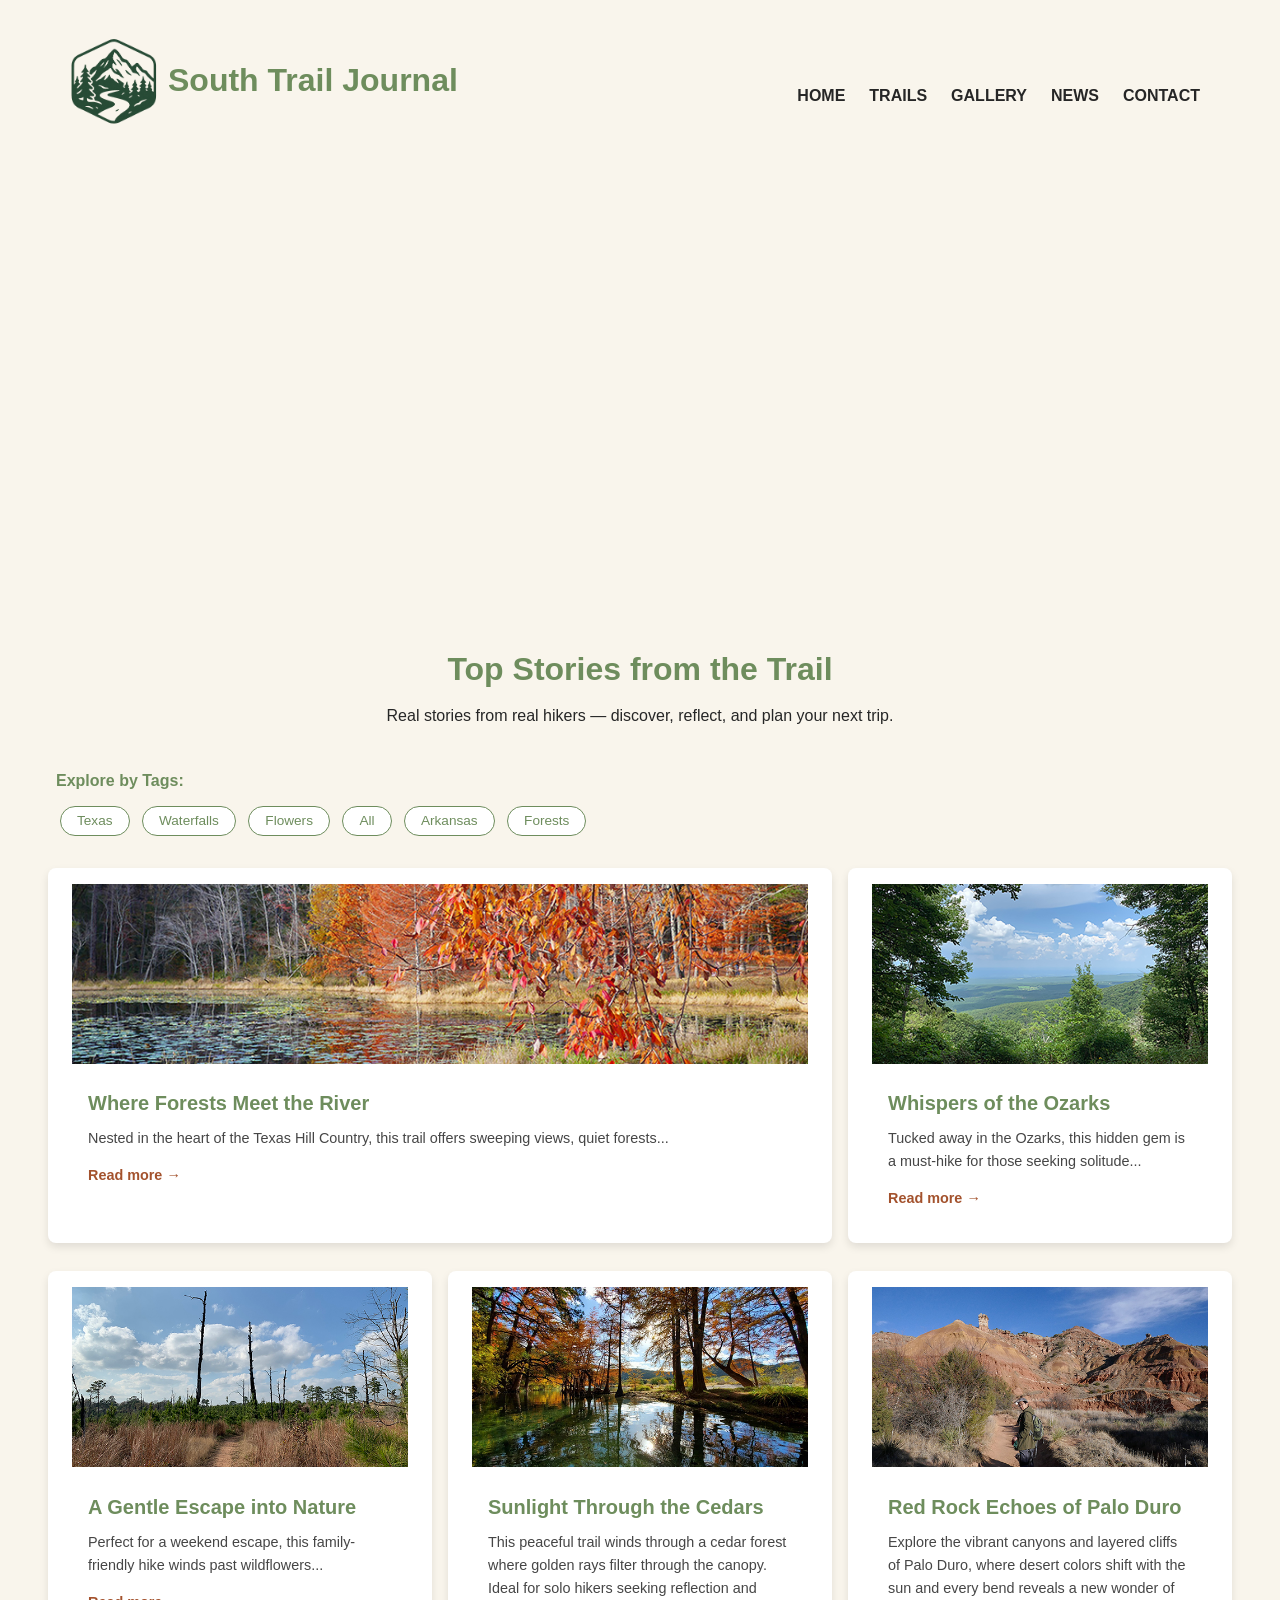
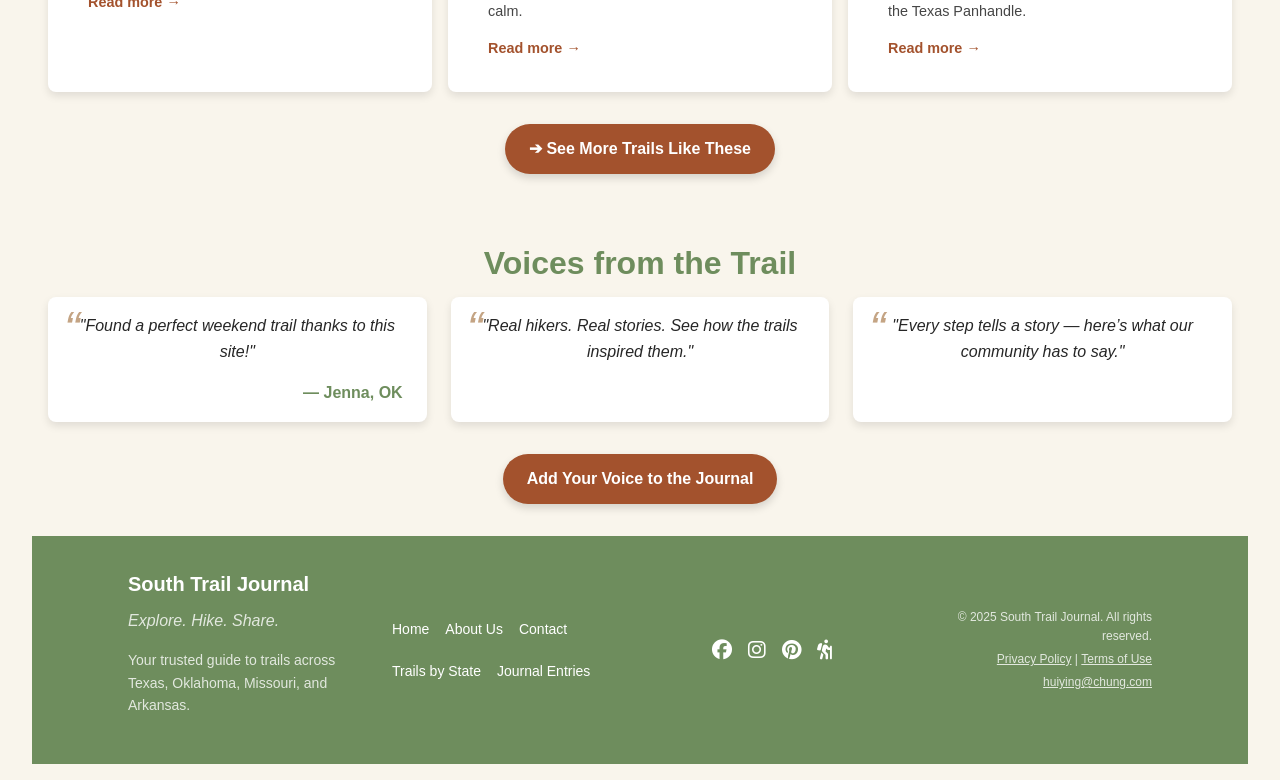
<file: index.html>
<!DOCTYPE html>
<html lang="en">
<head>
    <meta charset="UTF-8">
    <meta name="viewport" content="width=device-width, initial-scale=1.0">
    <meta name="description" content="South Trail Journal is your trusted source to explore, hike, and share experiences across Texas, Oklahoma, Missouri, and Arkansas. Discover trail stories, scenic hikes, and voices from real hikers.">

    <title>South Trail Journal</title>
    <link rel="stylesheet" href="styles.css">
    <link
        rel="stylesheet"
        href="https://cdnjs.cloudflare.com/ajax/libs/font-awesome/6.4.0/css/all.min.css"
        integrity="sha512-iecdLmaskl7CVkqkXNQ/ZH/XLlvWZOJyj7Yy7tcenmpD1ypASozpmT/E0iPtmFIB46ZmdtAc9eNBvH0H/ZpiBw=="
        crossorigin="anonymous"
        referrerpolicy="no-referrer"> 
    <!-- Google tag (gtag.js) -->
    <script async src="https://www.googletagmanager.com/gtag/js?id=G-8Z5WL9HJK2"></script>
    <script>
    window.dataLayer = window.dataLayer || [];
    function gtag(){dataLayer.push(arguments);}
    gtag('js', new Date());

    gtag('config', 'G-8Z5WL9HJK2');
    </script>
    <!-- End Google tag (gtag.js) -->
</head>
<body>
  <div class="container">
   <header class="site-header">
        <div class="logo">
            <a href="index.html">
            <img src="images/logo3.png" alt="South Trail Journal Logo" >
            </a>
            <h1><a href="index.html">South Trail Journal</a></h1>
        </div>

        <div class="header-right">

            <nav class="nav-menu">
                <label for="menu-toggle" class="menu-icon">&#9776;</label>
                <input type="checkbox" id="menu-toggle" hidden >
                <div class="menu-list">
                    <ul>
                        <li><a href="index.html">HOME</a></li>
                        <li><a href="trails.html">TRAILS</a></li>
                        <li><a href="gallery.html">GALLERY</a></li>
                        <li><a href="news.html">NEWS</a></li>
                        <li><a href="contact.html">CONTACT</a></li>
                    </ul>
                </div>
            </nav>
        </div>
    </header>

<section class="homeHero">
  <div class="hero-slides">
    <div
      class="hero-slide active"
      style="background-image: url('images/homehero_1.JPG')"
    >
      <div class="hero-content">
        <h2>Savoring September in Garner State Park</h2>
        <button onclick="window.location.href='oldbaldytrail.html'">Explore This Trail</button>
      </div>
    </div>

    <div
      class="hero-slide"
      style="background-image: url('images/homehero_2.JPG')"
    >
      <div class="hero-content">
        <h2>Autumn Views at Enchanted Rock</h2>
        <button>Explore This Trail</button>
      </div>
    </div>

    <!-- more slides here -->
  </div>
</section>


    <main>
        <section class="trail-stories">
            <header class="trail-header">
                <h2>Top Stories from the Trail</h2>
                <p>Real stories from real hikers — discover, reflect, and plan your next trip.</p>
            </header>

            <section aria-labelledby="tag-heading">
                <h4 id="tag-heading">Explore by Tags:</h4>
                <div class="tag-list">
                    <button data-tag="texas">Texas</button>
                    <button data-tag="waterfalls">Waterfalls</button>
                    <button data-tag="flowers">Flowers</button>
                    <button data-tag="all">All</button>
                    <button data-tag="arkansas">Arkansas</button>
                    <button data-tag="forests">Forests</button>
                </div>
            </section>

            <div class="story-cards">
                <article class="story-card featured">
                <img src="images/story1.JPG" alt="Where Forests Meet the River">
                <div class="story-content">
                    <h3>Where Forests Meet the River</h3>
                    <p>Nested in the heart of the Texas Hill Country, this trail offers sweeping views, quiet forests...</p>
                    <a href="#" class="read-more">Read more</a>
                </div>
                </article>

                <article class="story-card">
                <img src="images/story2.JPG" alt="Whispers of the Ozarks">
                <div class="story-content">
                    <h3>Whispers of the Ozarks</h3>
                    <p>Tucked away in the Ozarks, this hidden gem is a must-hike for those seeking solitude...</p>
                    <a href="#" class="read-more">Read more</a>
                </div>
                </article>

                <article class="story-card">
                <img src="images/story3.JPG" alt="A Gentle Escape into Nature">
                <div class="story-content">
                    <h3>A Gentle Escape into Nature</h3>
                    <p>Perfect for a weekend escape, this family-friendly hike winds past wildflowers...</p>
                    <a href="#" class="read-more">Read more</a>
                </div>
                </article>

                <article class="story-card">
                <img src="images/story4.JPG" alt="A Gentle Escape into Nature">
                <div class="story-content">
                    <h3>Sunlight Through the Cedars</h3>
                    <p>This peaceful trail winds through a cedar forest where golden rays filter through the canopy. Ideal for solo hikers seeking reflection and calm.</p>
                    <a href="#" class="read-more">Read more</a>
                </div>
                </article>

                <article class="story-card">
                <img src="images/story5.JPG" alt="A Gentle Escape into Nature">
                <div class="story-content">
                    <h3>Red Rock Echoes of Palo Duro</h3>
                    <p>Explore the vibrant canyons and layered cliffs of Palo Duro, where desert colors shift with the sun and every bend reveals a new wonder of the Texas Panhandle.</p>
                    <a href="#" class="read-more">Read more</a>
                </div>
                </article>

            </div>

            <div class="cta-wrapper">
                <a href="#" class="cta-button">➔ See More Trails Like These</a>
            </div>
        </section>

        <section class="trail-voices">
            <h2>Voices from the Trail</h2>

            <div class="voices-list">
                <blockquote>
                <p>"Found a perfect weekend trail thanks to this site!"</p>
                <cite>— Jenna, OK</cite>
                </blockquote>

                <blockquote>
                <p>"Real hikers. Real stories. See how the trails inspired them."</p>
                </blockquote>

                <blockquote>
                <p>"Every step tells a story — here’s what our community has to say."</p>
                </blockquote>
            </div>

            <div class="cta-wrapper">
                <a href="contact.html" class="cta-button">Add Your Voice to the Journal</a>
            </div>
        </section>
           
    </main>

    <footer class="site-footer">
        <div class="footer-branding">
            <h3>South Trail Journal</h3>
            <p><em>Explore. Hike. Share.</em></p>
            <p>Your trusted guide to trails across Texas, Oklahoma, Missouri, and Arkansas.</p>
        </div>

        <nav class="footer-nav" aria-label="Footer Navigation">
            <ul>
            <li><a href="index.html">Home</a></li>
            <li><a href="#">About Us</a></li>
            <li><a href="contact.html">Contact</a></li>
            <li><a href="#">Trails by State</a></li>
            <li><a href="#">Journal Entries</a></li>
            </ul>
        </nav>

        <div class="footer-social">
            <a href="#" aria-label="Facebook"><i class="fab fa-facebook"></i></a>
            <a href="#" aria-label="Instagram"><i class="fab fa-instagram"></i></a>
            <a href="#" aria-label="Pinterest"><i class="fab fa-pinterest"></i></a>
            <a href="#" aria-label="Trail Tools"><i class="fas fa-hiking"></i></a>
        </div>

        <div class="footer-legal">
            <p>© 2025 South Trail Journal. All rights reserved.</p>
            <p><a href="#">Privacy Policy</a> | <a href="#">Terms of Use</a></p>
            <p><a href="#">huiying@chung.com</a></p> <!-- Email as plain text -->
        </div>
    </footer>

  </div>  
</body>
</html>
</file>
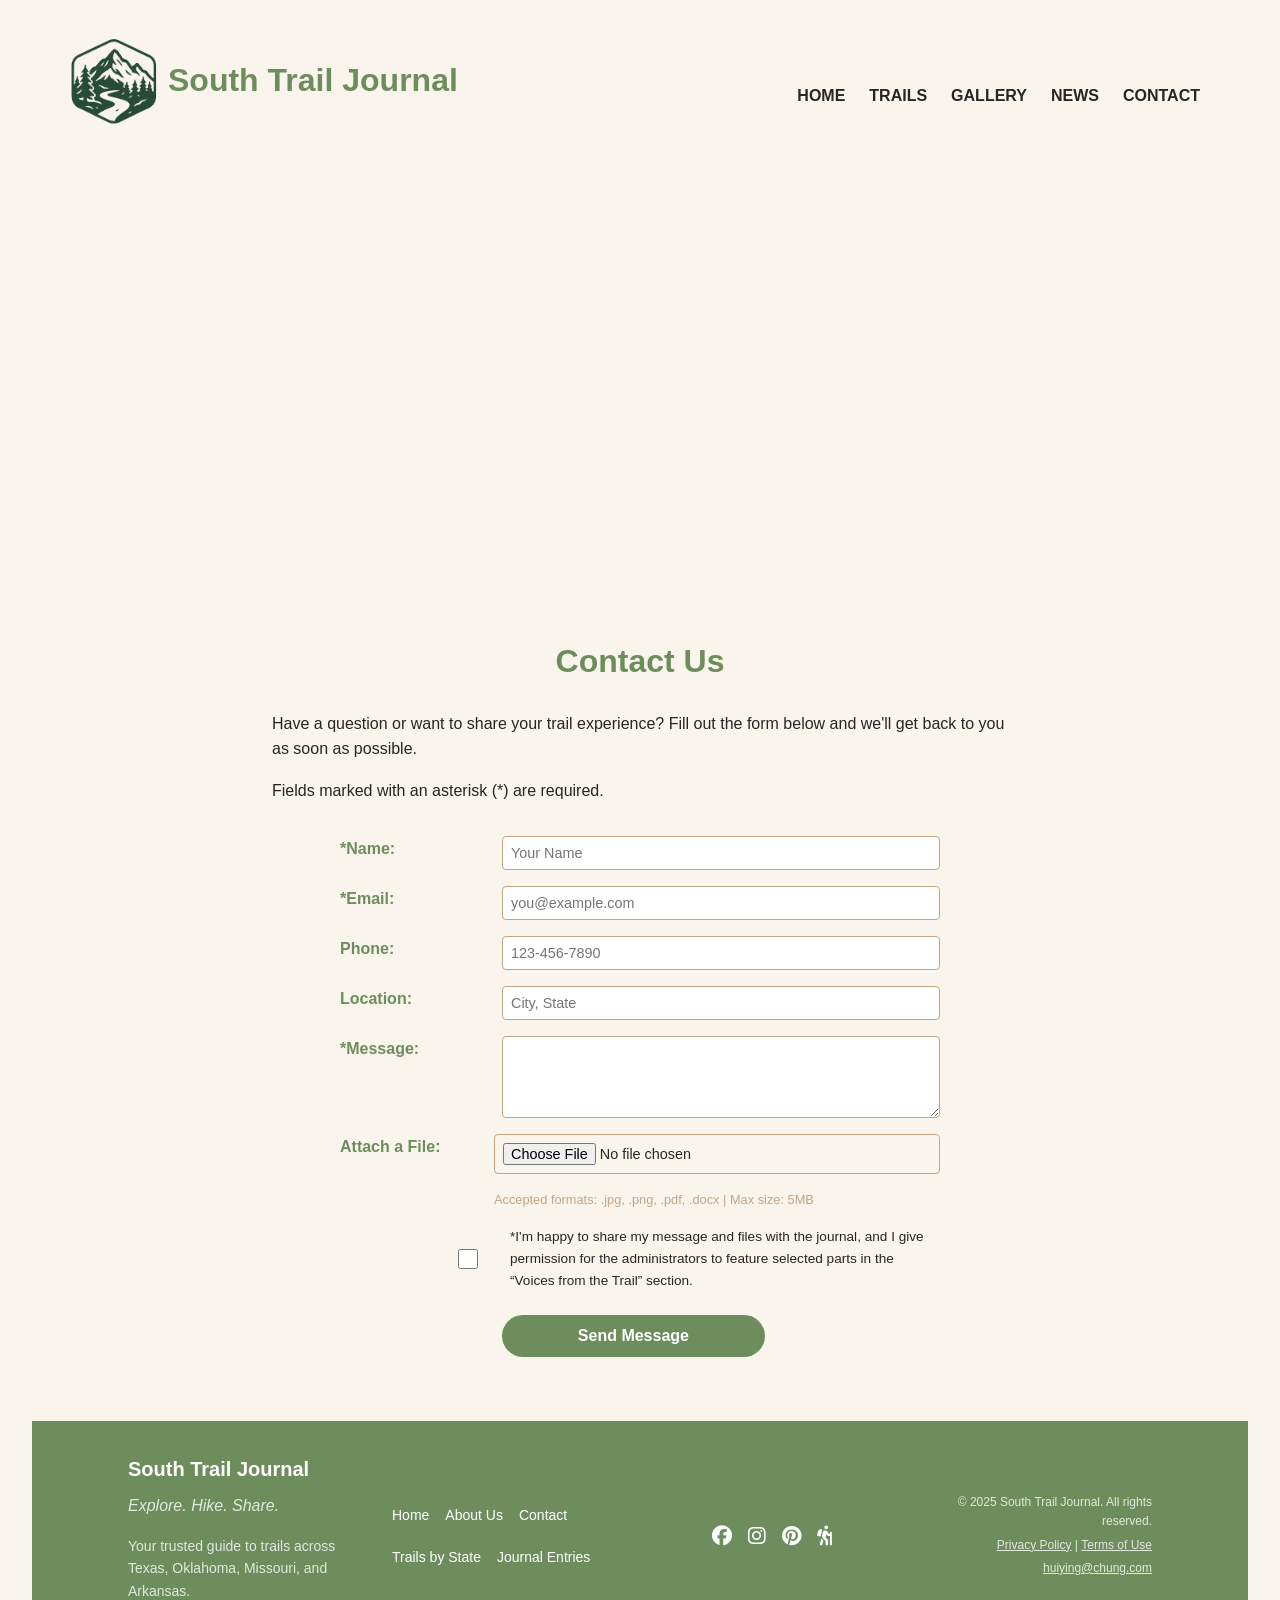
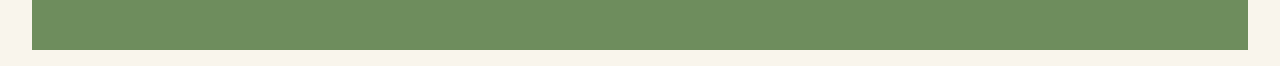
<file: contact.html>
<!DOCTYPE html>
<html lang="en">
<head>
    <meta charset="UTF-8">
    <meta name="viewport" content="width=device-width, initial-scale=1.0">
    <meta name="description" content="Contact South Trail Journal to share your hiking stories, ask questions, or attach files for potential features in 'Voices from the Trail.'">

    <title>South Trail Journal :: Contact</title>
    <link rel="stylesheet" href="styles.css">
    <link
        rel="stylesheet"
        href="https://cdnjs.cloudflare.com/ajax/libs/font-awesome/6.4.0/css/all.min.css"
        integrity="sha512-iecdLmaskl7CVkqkXNQ/ZH/XLlvWZOJyj7Yy7tcenmpD1ypASozpmT/E0iPtmFIB46ZmdtAc9eNBvH0H/ZpiBw=="
        crossorigin="anonymous"
        referrerpolicy="no-referrer"> 
    <!-- Google tag (gtag.js) -->
    <script async src="https://www.googletagmanager.com/gtag/js?id=G-8Z5WL9HJK2"></script>
    <script>
    window.dataLayer = window.dataLayer || [];
    function gtag(){dataLayer.push(arguments);}
    gtag('js', new Date());

    gtag('config', 'G-8Z5WL9HJK2');
    </script>
    <!-- End Google tag (gtag.js) -->

</head>
<body>
  <div class="container">
   <header class="site-header">
        <div class="logo">
            <a href="index.html">
            <img src="images/logo3.png" alt="South Trail Journal Logo" >
            </a>
            <h1><a href="index.html">South Trail Journal</a></h1>
        </div>

        <div class="header-right">

            <nav class="nav-menu">
                <label for="menu-toggle" class="menu-icon">&#9776;</label>
                <input type="checkbox" id="menu-toggle" hidden >
                <div class="menu-list">
                    <ul>
                        <li><a href="index.html">HOME</a></li>
                        <li><a href="trails.html">TRAILS</a></li>
                        <li><a href="gallery.html">GALLERY</a></li>
                        <li><a href="news.html">NEWS</a></li>
                        <li><a href="contact.html">CONTACT</a></li>
                    </ul>
                </div>
            </nav>
        </div>
    </header>

<section class="homeHero">
  <div class="hero-slides">
    <div
      class="hero-slide active"
      style="background-image: url('images/homehero_1.JPG')"
    >
      <div class="hero-content">
        <h2>Savoring September in Garner State Park</h2>
        <button onclick="window.location.href='oldbaldytrail.html'">Explore This Trail</button>
      </div>
    </div>

    <div
      class="hero-slide"
      style="background-image: url('images/homehero_2.JPG')"
    >
      <div class="hero-content">
        <h2>Autumn Views at Enchanted Rock</h2>
        <button>Explore This Trail</button>
      </div>
    </div>

    <!-- more slides here -->
  </div>
</section>


    <main>
        <section class="contact-form">
            <h2>Contact Us</h2>
            <p>Have a question or want to share your trail experience? Fill out the form below and we'll get back to you as soon as possible.</p>
            <p>Fields marked with an asterisk (*) are required.</p>

            <form action="#" method="post" enctype="multipart/form-data">
                <div class="form-group">
                    <label for="myName">*Name:</label>
                    <input type="text" id="myName" name="name" placeholder="Your Name" required>
                </div>

                <div class="form-group">
                    <label for="myEmail">*Email:</label>
                    <input type="email" id="myEmail" name="email" placeholder="you@example.com" required>
                </div>

                <div class="form-group">
                    <label for="myPhone">Phone:</label>
                    <input type="tel" id="myPhone" name="phone" pattern="[0-9]{3}-[0-9]{3}-[0-9]{4}" placeholder="123-456-7890">
                </div>

                <div class="form-group">
                    <label for="myLocation">Location:</label>
                    <input type="text" id="myLocation" name="location" placeholder="City, State">
                </div>

                <div class="form-group">
                    <label for="myMessage">*Message:</label>
                    <textarea id="myMessage" name="message" rows="4" required></textarea>
                </div>

                <div class="form-group file-upload">
                    <label for="myFile">Attach a File:</label>
                    <input type="file" id="myFile" name="file">
                    <small>Accepted formats: .jpg, .png, .pdf, .docx | Max size: 5MB</small>
                </div>

                <div class="form-group checkbox-group">
                    <input type="checkbox" id="myConsent" name="consent" required>
                    <label for="myConsent">
                        *I'm happy to share my message and files with the journal, and I give permission for the administrators to feature selected parts in the “Voices from the Trail” section.
                    </label>
                </div>

                <div class="form-group">
                    <button type="submit" class="submit-button">Send Message</button>
                </div>
            </form>
        </section>
           
    </main>

    <footer class="site-footer">
        <div class="footer-branding">
            <h3>South Trail Journal</h3>
            <p><em>Explore. Hike. Share.</em></p>
            <p>Your trusted guide to trails across Texas, Oklahoma, Missouri, and Arkansas.</p>
        </div>

        <nav class="footer-nav" aria-label="Footer Navigation">
            <ul>
            <li><a href="index.html">Home</a></li>
            <li><a href="#">About Us</a></li>
            <li><a href="contact.html">Contact</a></li>
            <li><a href="#">Trails by State</a></li>
            <li><a href="#">Journal Entries</a></li>
            </ul>
        </nav>

        <div class="footer-social">
            <a href="#" aria-label="Facebook"><i class="fab fa-facebook"></i></a>
            <a href="#" aria-label="Instagram"><i class="fab fa-instagram"></i></a>
            <a href="#" aria-label="Pinterest"><i class="fab fa-pinterest"></i></a>
            <a href="#" aria-label="Trail Tools"><i class="fas fa-hiking"></i></a>
        </div>

        <div class="footer-legal">
            <p>© 2025 South Trail Journal. All rights reserved.</p>
            <p><a href="#">Privacy Policy</a> | <a href="#">Terms of Use</a></p>
            <p><a href="#">huiying@chung.com</a></p> <!-- Email as plain text -->
        </div>
    </footer>

  </div>  
</body>
</html>
</file>
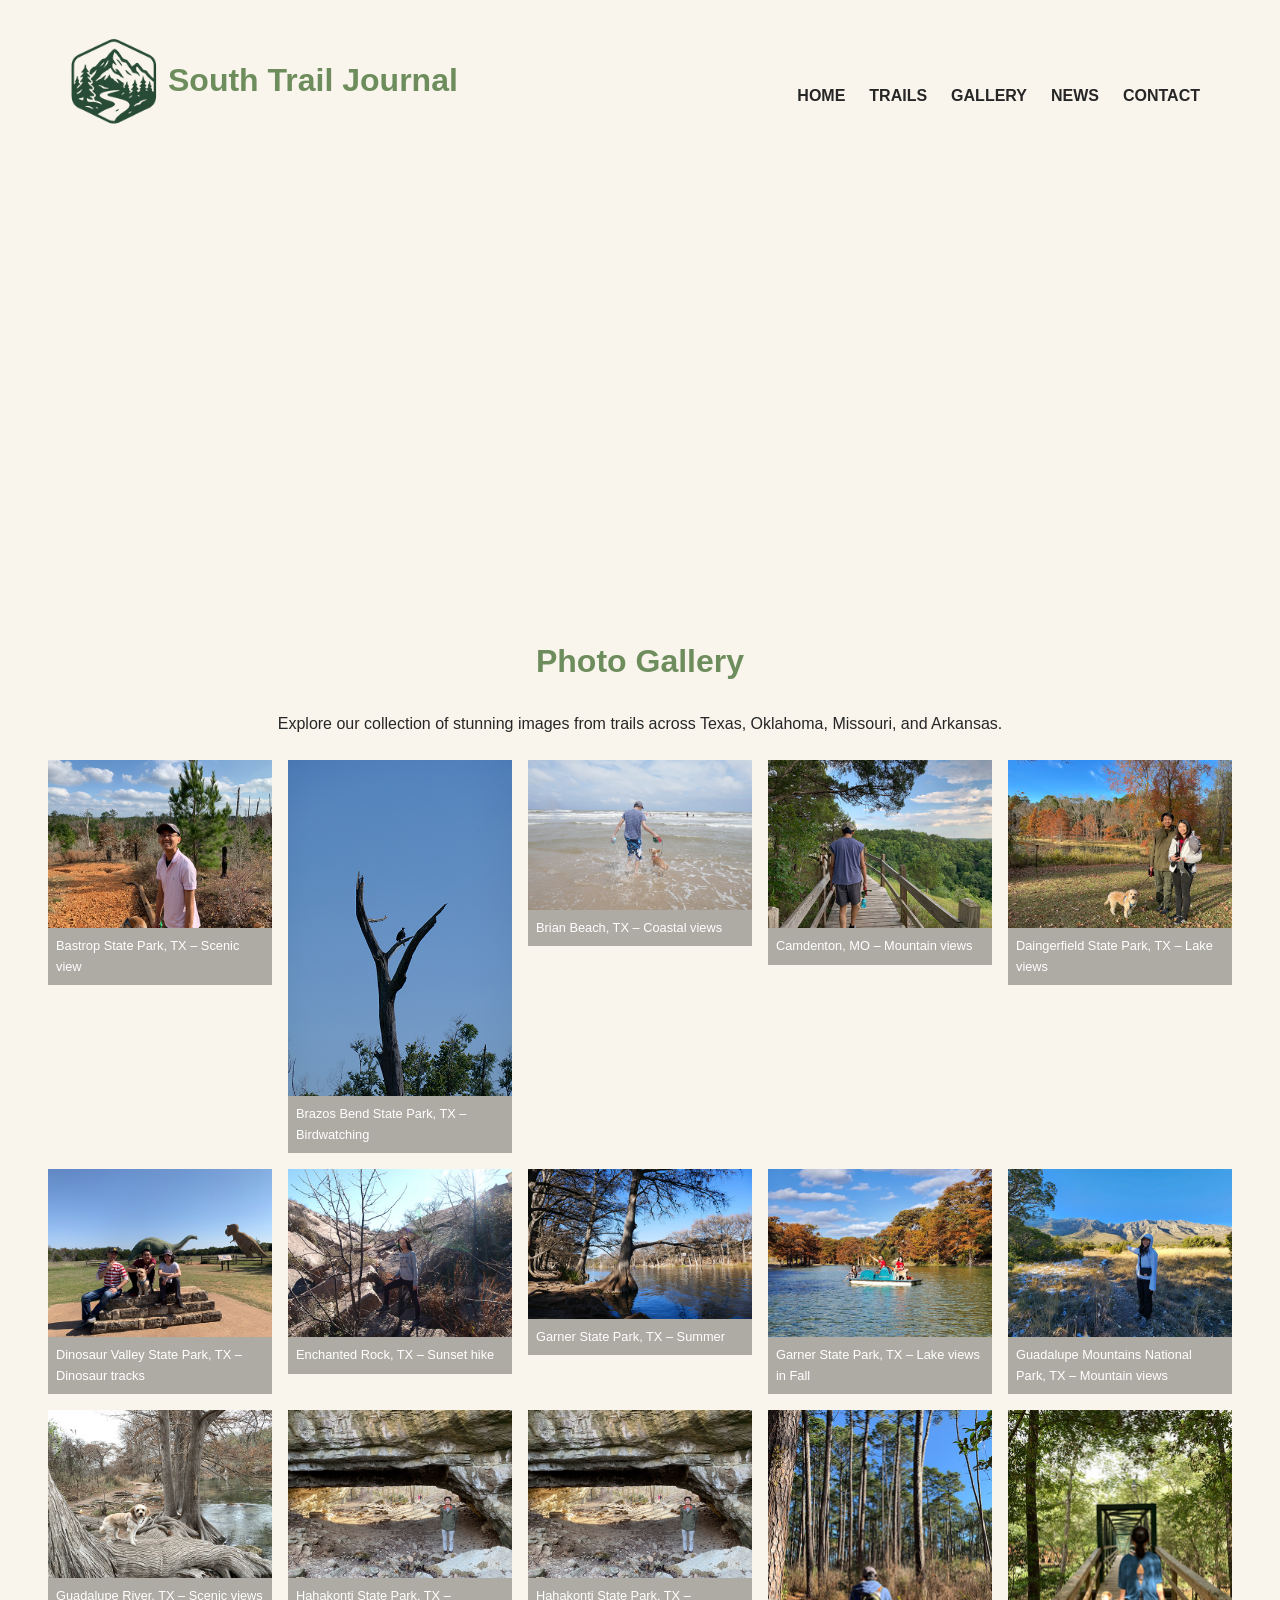
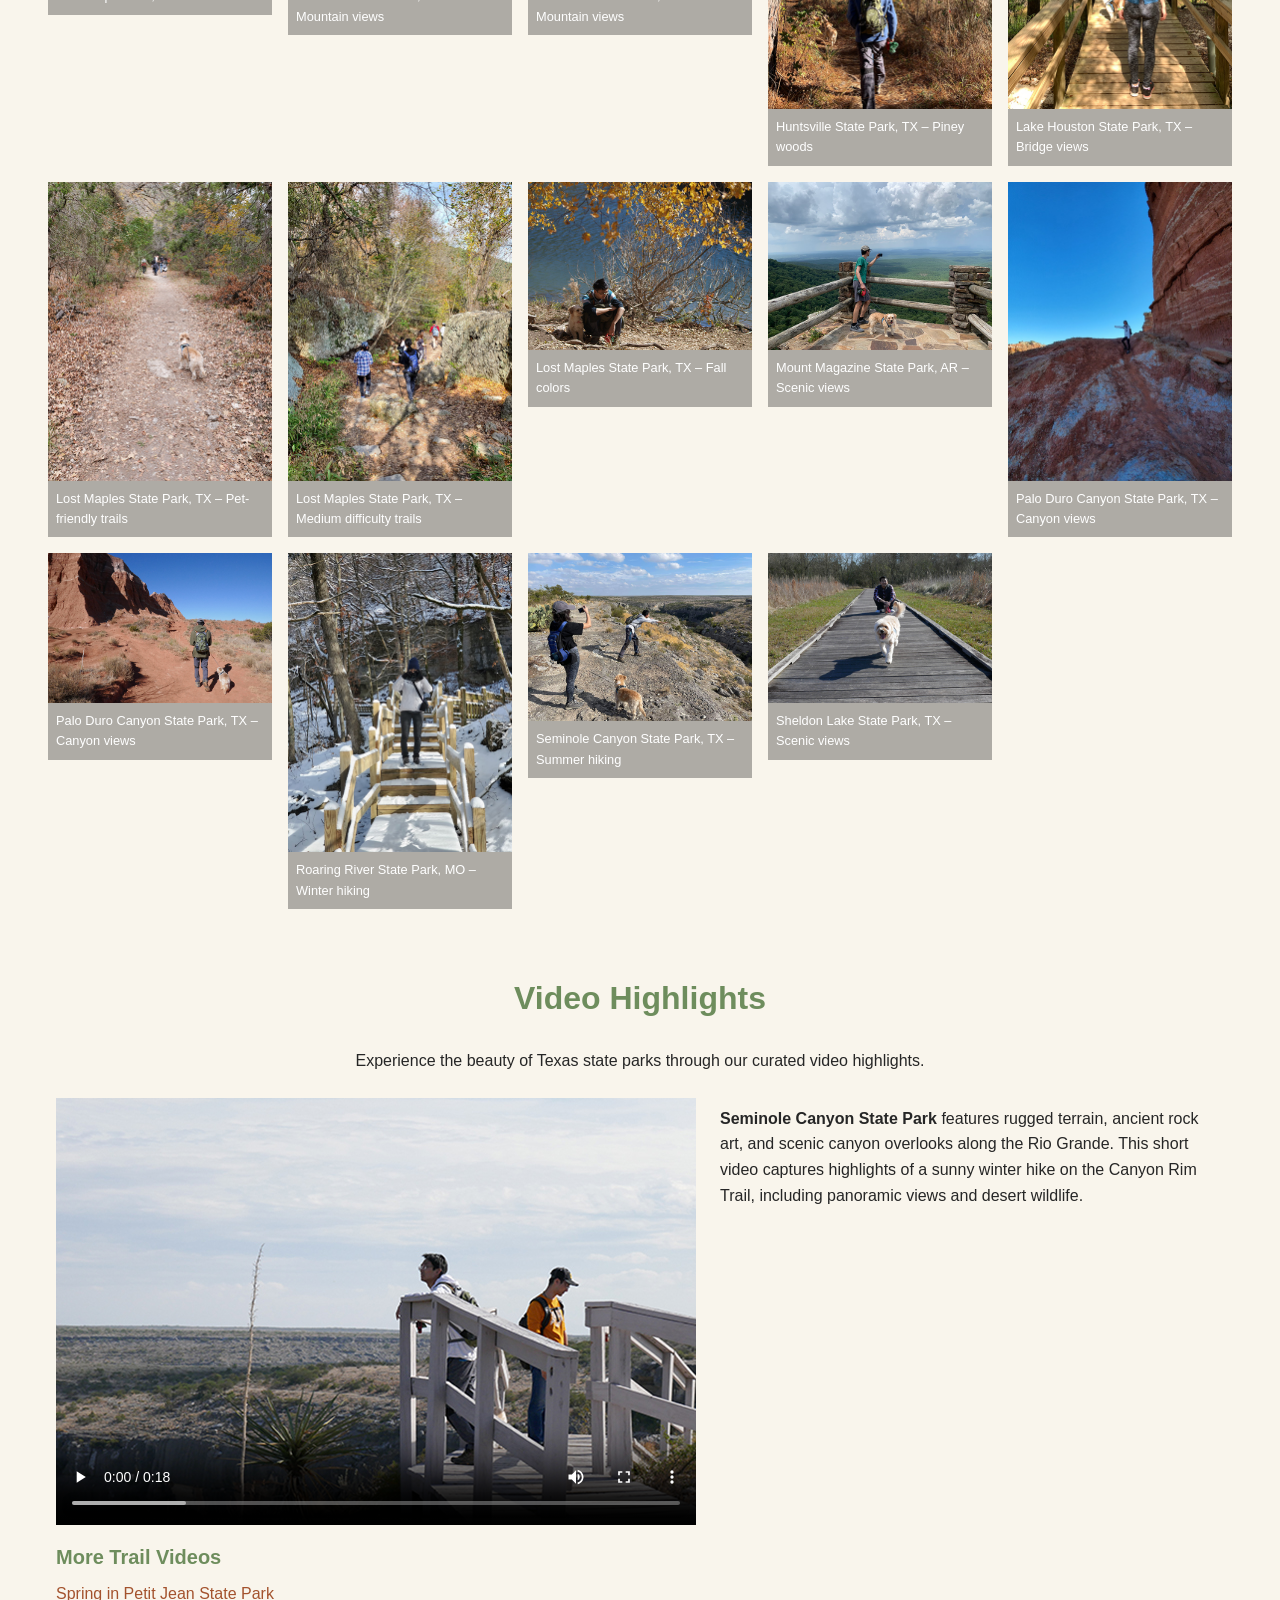
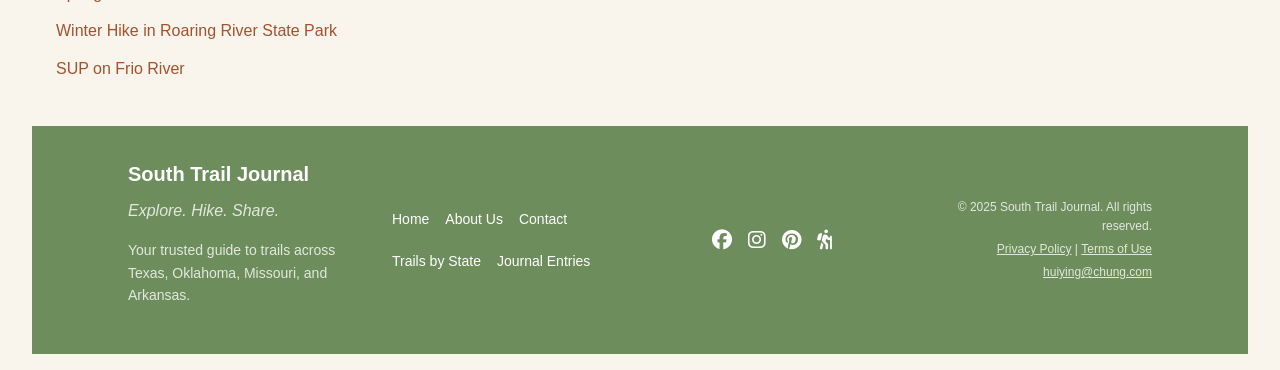
<file: gallery.html>
<!DOCTYPE html>
<html lang="en">
<head>
    <meta charset="UTF-8">
    <meta name="viewport" content="width=device-width, initial-scale=1.0">
    <meta name="description" content="Explore photo highlights and trail videos from Texas, Arkansas, and Missouri. Discover stunning landscapes, canyon hikes, and river adventures.">

    <title>South Trail Journal :: Gallery</title>
    <link rel="stylesheet" href="styles.css">
    <link
        rel="stylesheet"
        href="https://cdnjs.cloudflare.com/ajax/libs/font-awesome/6.4.0/css/all.min.css"
        integrity="sha512-iecdLmaskl7CVkqkXNQ/ZH/XLlvWZOJyj7Yy7tcenmpD1ypASozpmT/E0iPtmFIB46ZmdtAc9eNBvH0H/ZpiBw=="
        crossorigin="anonymous"
        referrerpolicy="no-referrer"> 
    <!-- Google tag (gtag.js) -->
    <script async src="https://www.googletagmanager.com/gtag/js?id=G-8Z5WL9HJK2"></script>
    <script>
    window.dataLayer = window.dataLayer || [];
    function gtag(){dataLayer.push(arguments);}
    gtag('js', new Date());

    gtag('config', 'G-8Z5WL9HJK2');
    </script>
    <!-- End Google tag (gtag.js) -->
</head>
<body>
  <div class="container">
   <header class="site-header">
        <div class="logo">
            <a href="index.html">
            <img src="images/logo3.png" alt="South Trail Journal Logo" >
            </a>
            <h1><a href="index.html">South Trail Journal</a></h1>
        </div>

        <div class="header-right">
           
            <nav class="nav-menu">
                <label for="menu-toggle" class="menu-icon">&#9776;</label>
                <input type="checkbox" id="menu-toggle" hidden >
                <div class="menu-list">
                    <ul>
                        <li><a href="index.html">HOME</a></li>
                        <li><a href="trails.html">TRAILS</a></li>
                        <li><a href="gallery.html">GALLERY</a></li>
                        <li><a href="news.html">NEWS</a></li>
                        <li><a href="contact.html">CONTACT</a></li>
                    </ul>
                </div>
            </nav>
        </div>
    </header>

<section class="homeHero">
  <div class="hero-slides">
    <div
      class="hero-slide active"
      style="background-image: url('images/homehero_1.JPG')"
    >
      <div class="hero-content">
        <h2>Savoring September in Garner State Park</h2>
        <button onclick="window.location.href='oldbaldytrail.html'">Explore This Trail</button>
      </div>
    </div>

    <div
      class="hero-slide"
      style="background-image: url('images/homehero_2.JPG')"
    >
      <div class="hero-content">
        <h2>Autumn Views at Enchanted Rock</h2>
        <button >Explore This Trail</button>
      </div>
    </div>

    <!-- more slides here -->
  </div>
</section>


    <main>
        <section class="photo-gallery">
        <h2>Photo Gallery</h2>
        <p>Explore our collection of stunning images from trails across Texas, Oklahoma, Missouri, and Arkansas.</p>
        <div class="grid-gallery">
            <figure>
            <img src="images/bastrop_1.JPG" alt="Bastrop State Park">
            <figcaption>Bastrop State Park, TX – Scenic view</figcaption>
            </figure>
            <figure>
            <img src="images/brazos_bend_1.JPG" alt="Brazos Bend State Park">
            <figcaption>Brazos Bend State Park, TX – Birdwatching</figcaption>
            </figure>
            <figure>
            <img src="images/brian_beach_1.JPG" alt="Brian Beach">
            <figcaption>Brian Beach, TX – Coastal views</figcaption>
            </figure>
            <figure>
            <img src="images/camdenton_1.JPG" alt="Camdenton">
            <figcaption>Camdenton, MO – Mountain views</figcaption>
            </figure>
            <figure>
            <img src="images/daingerfield_1.JPG" alt="Daingerfield State Park">
            <figcaption>Daingerfield State Park, TX – Lake views</figcaption>
            </figure>
            <figure>
            <img src="images/dinosaur_valley_1.jpg" alt="Dinosaur Valley State Park">
            <figcaption>Dinosaur Valley State Park, TX – Dinosaur tracks</figcaption>
            </figure>
            <figure>
            <img src="images/enchanted_rock_1.jpg" alt="Enchanted Rock">
            <figcaption>Enchanted Rock, TX – Sunset hike</figcaption>
            </figure>
            <figure>
            <img src="images/garner_1.JPG" alt="Garner State Park">
            <figcaption>Garner State Park, TX – Summer</figcaption>
            </figure>
            <figure>
            <img src="images/garner_2.JPG" alt="Garner State Park">
            <figcaption>Garner State Park, TX – Lake views in Fall</figcaption>
            </figure>
            <figure>
            <img src="images/guadalupe_np.jpg" alt="Guadalupe Mountains National Park">
            <figcaption>Guadalupe Mountains National Park, TX – Mountain views</figcaption>
            </figure>
            <figure>
            <img src="images/guadalupe_river_1.jpg" alt="Guadalupe River">
            <figcaption>Guadalupe River, TX – Scenic views</figcaption>
            </figure>
            <figure>
            <img src="images/hahakonta_1.jpg" alt="Hahakonti State Park">
            <figcaption>Hahakonti State Park, TX – Mountain views</figcaption>
            </figure>
            <figure>
            <img src="images/hahakonta_1.jpg" alt="Hahakonti State Park">
            <figcaption>Hahakonti State Park, TX – Mountain views</figcaption>
            </figure>
            <figure>
            <img src="images/huntsville_1.JPG" alt="Huntsville State Park">
            <figcaption>Huntsville State Park, TX – Piney woods</figcaption>
            </figure>
            <figure>
            <img src="images/lake_houston_1.JPG" alt="Lake Houston State Park">
            <figcaption>Lake Houston State Park, TX – Bridge views</figcaption>
            </figure>
            <figure>
            <img src="images/lost_maples_1.jpg" alt="Lost Maples State Park">
            <figcaption>Lost Maples State Park, TX – Pet-friendly trails</figcaption>
            </figure>
            <figure>
            <img src="images/lost_maples_2.jpg" alt="Lost Maples State Park">
            <figcaption>Lost Maples State Park, TX – Medium difficulty trails</figcaption>
            </figure>
            <figure>
            <img src="images/lost_maples_3.jpg" alt="Lost Maples State Park">
            <figcaption>Lost Maples State Park, TX – Fall colors</figcaption>
            </figure>
            <figure>
            <img src="images/mt_magazine_1.JPG" alt="Mount Magazine State Park">
            <figcaption>Mount Magazine State Park, AR – Scenic views</figcaption>
            </figure>
            <figure>
            <img src="images/paloduro_1.JPG" alt="Palo Duro Canyon State Park">
            <figcaption>Palo Duro Canyon State Park, TX – Canyon views</figcaption>
            </figure>
            <figure>
            <img src="images/paloduro_2.JPG" alt="Palo Duro Canyon State Park">
            <figcaption>Palo Duro Canyon State Park, TX – Canyon views</figcaption>
            </figure>
            <figure>
            <img src="images/roaring_river_1.jpg" alt="Roaring River State Park">
            <figcaption>Roaring River State Park, MO – Winter hiking</figcaption>
            </figure>
            <figure>
            <img src="images/seminol_canyon_1.JPG" alt="Seminole Canyon State Park">
            <figcaption>Seminole Canyon State Park, TX – Summer hiking</figcaption>
            </figure>
            <figure>
            <img src="images/sheldon_lake_1.JPG" alt="Sheldon Lake State Park">
            <figcaption>Sheldon Lake State Park, TX – Scenic views</figcaption>
            </figure>
            <!-- more images here -->
        </div>
        </section>
        <div class="video-gallery">
            <section class="featured-video">
                <h2>Video Highlights</h2>
                <p>Experience the beauty of Texas state parks through our curated video highlights.</p>
            
                <div class="video-container">
                    <video controls poster="images/seminole_canyon_cover.JPG">
                    <source src="videos/seminole_canyon.mp4" type="video/mp4">
                    <source src="videos/seminole_canyon.webm" type="video/webm">
                    <source src="videos/seminole_canyon.ogv" type="video/ogg">
                    <source src="videos/seminole_canyon.mov" type="video/quicktime">
                    <p>Your browser does not support the video tag. 
                        <a href="videos/seminole_canyon.mp4" download>Download the video</a>.
                    </p>
                    </video>
                    
                    <div class="video-description">
                    <p><strong>Seminole Canyon State Park</strong> features rugged terrain, ancient rock art, and scenic canyon overlooks along the Rio Grande. This short video captures highlights of a sunny winter hike on the Canyon Rim Trail, including panoramic views and desert wildlife.</p>
                    </div>
                </div>
            </section>
        
            <section class="more-trail-video">
                <h3>More Trail Videos</h3>
                <ul>
                    <li><a href="https://youtu.be/ZcUdEUkkjp4" target="_blank">Spring in Petit Jean State Park</a></li>
                    <li><a href="https://youtu.be/2MMXPp-spvM" target="_blank">Winter Hike in Roaring River State Park</a></li>
                    <li><a href="https://youtu.be/ORaMSZJp2oY" target="_blank">SUP on Frio River</a></li>
                    </ul>
            </section>
        </div>
    </main>

    <footer class="site-footer">
        <div class="footer-branding">
            <h3>South Trail Journal</h3>
            <p><em>Explore. Hike. Share.</em></p>
            <p>Your trusted guide to trails across Texas, Oklahoma, Missouri, and Arkansas.</p>
        </div>

        <nav class="footer-nav" aria-label="Footer Navigation">
            <ul>
            <li><a href="index.html">Home</a></li>
            <li><a href="#">About Us</a></li>
            <li><a href="contact.html">Contact</a></li>
            <li><a href="#">Trails by State</a></li>
            <li><a href="#">Journal Entries</a></li>
            </ul>
        </nav>

        <div class="footer-social">
            <a href="#" aria-label="Facebook"><i class="fab fa-facebook"></i></a>
            <a href="#" aria-label="Instagram"><i class="fab fa-instagram"></i></a>
            <a href="#" aria-label="Pinterest"><i class="fab fa-pinterest"></i></a>
            <a href="#" aria-label="Trail Tools"><i class="fas fa-hiking"></i></a>
        </div>

        <div class="footer-legal">
            <p>© 2025 South Trail Journal. All rights reserved.</p>
            <p><a href="#">Privacy Policy</a> | <a href="#">Terms of Use</a></p>
            <p><a href="#">huiying@chung.com</a></p> <!-- Email as plain text -->
        </div>
    </footer>

  </div>  
</body>
</html>
</file>
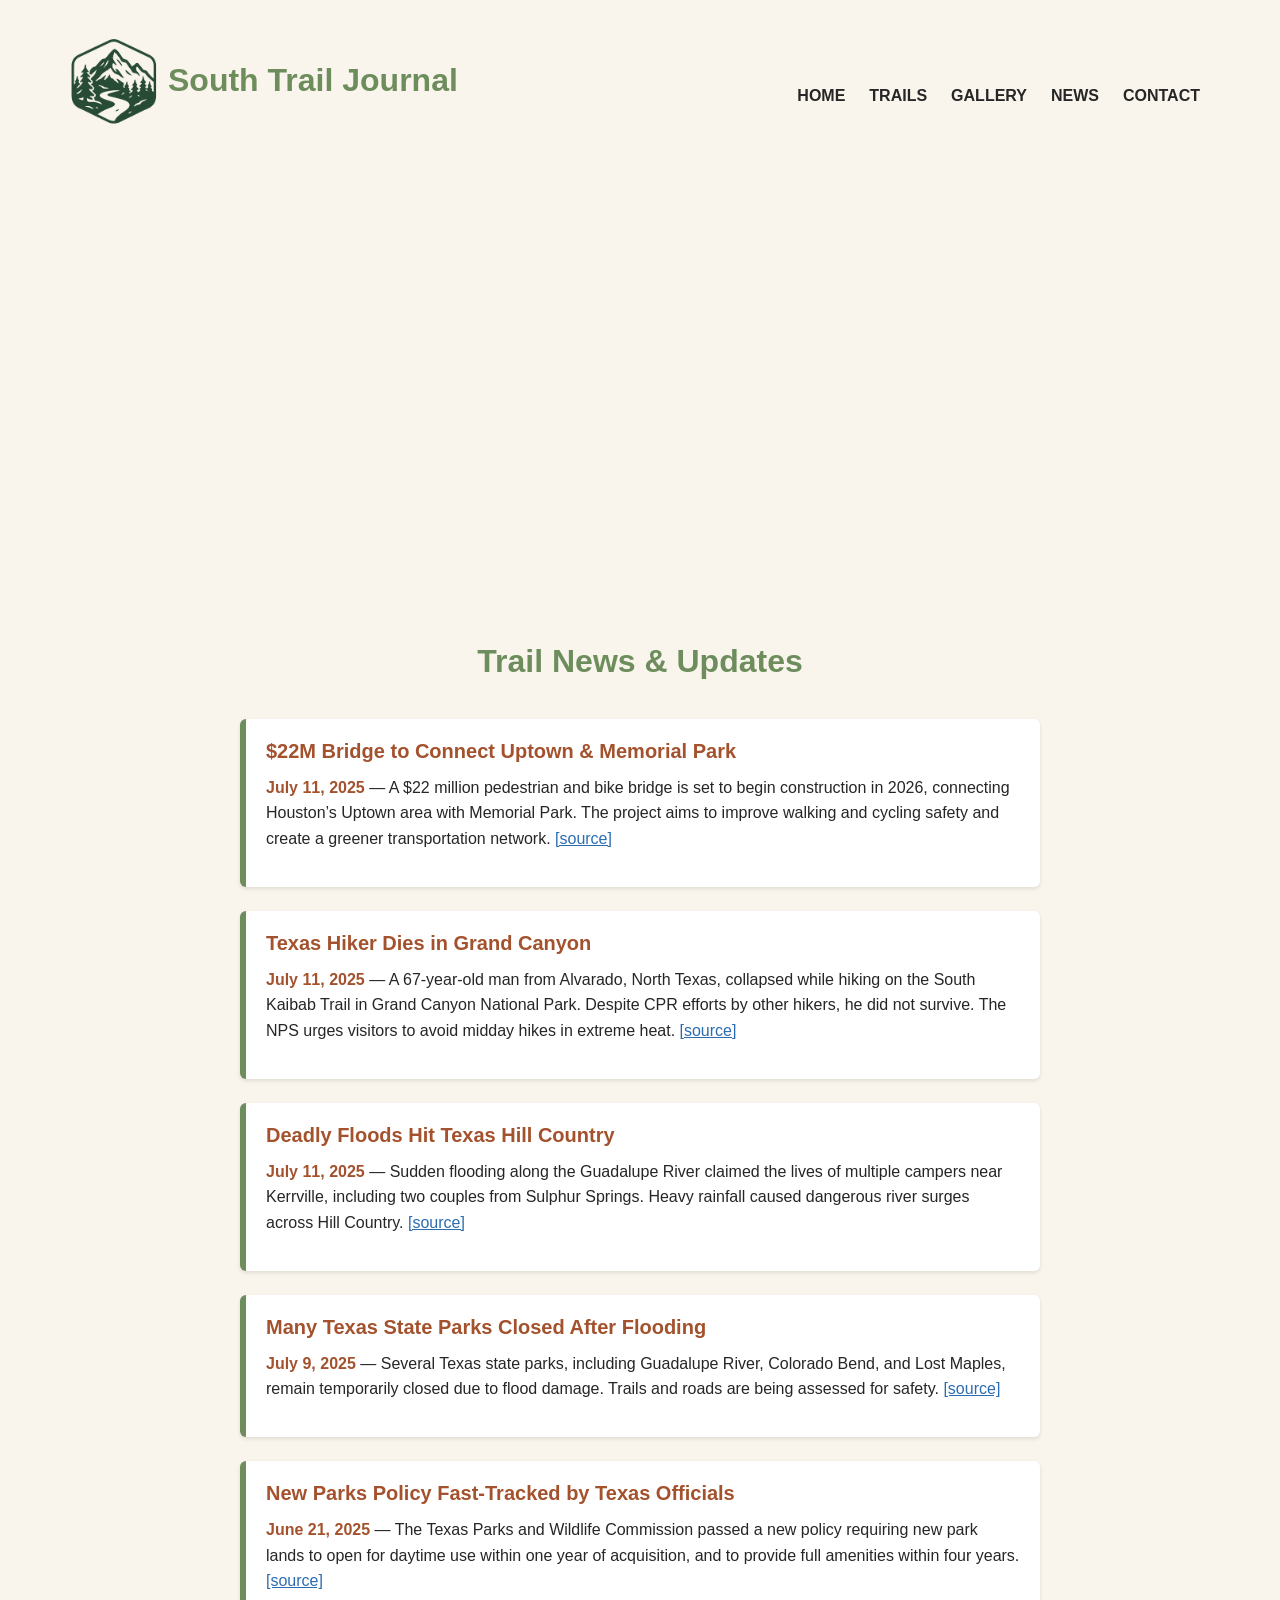
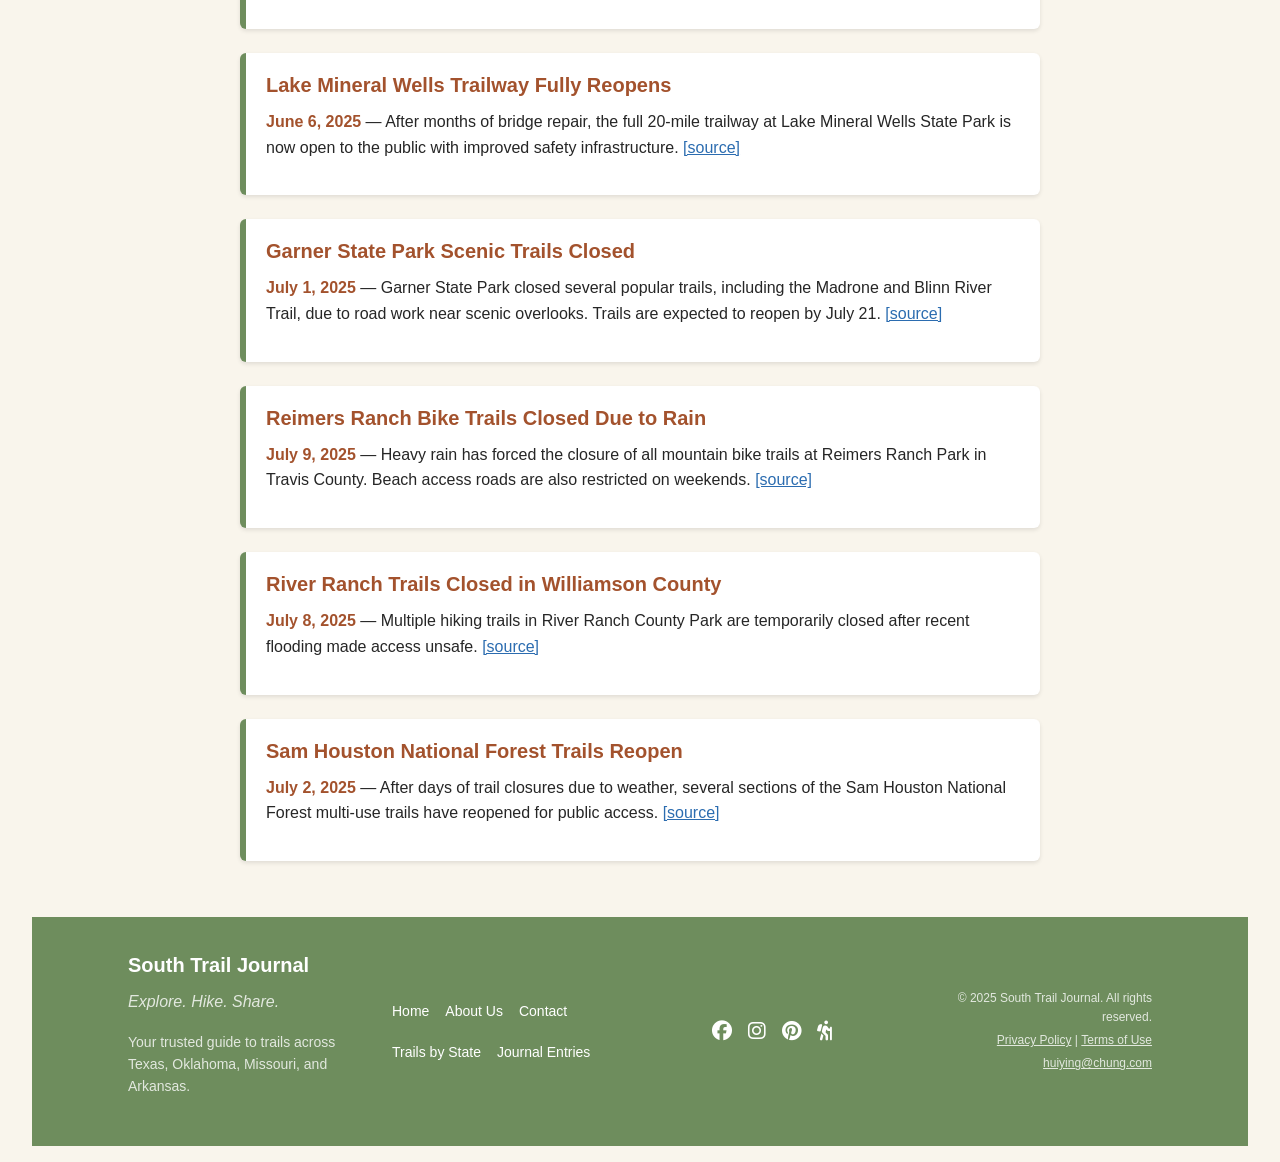
<file: news.html>
<!DOCTYPE html>
<html lang="en">
<head>
    <meta charset="UTF-8">
    <meta name="viewport" content="width=device-width, initial-scale=1.0">
    <meta name="description" content="Stay updated with the latest real news on Texas hiking trails, including park closures, weather alerts, safety tips, and new trail developments across the region.">

    <title>South Trail Journal :: News</title>
    <link rel="stylesheet" href="styles.css">
    <link
        rel="stylesheet"
        href="https://cdnjs.cloudflare.com/ajax/libs/font-awesome/6.4.0/css/all.min.css"
        integrity="sha512-iecdLmaskl7CVkqkXNQ/ZH/XLlvWZOJyj7Yy7tcenmpD1ypASozpmT/E0iPtmFIB46ZmdtAc9eNBvH0H/ZpiBw=="
        crossorigin="anonymous"
        referrerpolicy="no-referrer"> 
    <!-- Google tag (gtag.js) -->
    <script async src="https://www.googletagmanager.com/gtag/js?id=G-8Z5WL9HJK2"></script>
    <script>
    window.dataLayer = window.dataLayer || [];
    function gtag(){dataLayer.push(arguments);}
    gtag('js', new Date());

    gtag('config', 'G-8Z5WL9HJK2');
    </script>
    <!-- End Google tag (gtag.js) -->
</head>
<body>
  <div class="container">
   <header class="site-header">
        <div class="logo">
            <a href="index.html">
            <img src="images/logo3.png" alt="South Trail Journal Logo" >
            </a>
            <h1><a href="index.html">South Trail Journal</a></h1>
        </div>

        <div class="header-right">

            <nav class="nav-menu">
                <label for="menu-toggle" class="menu-icon">&#9776;</label>
                <input type="checkbox" id="menu-toggle" hidden >
                <div class="menu-list">
                    <ul>
                        <li><a href="index.html">HOME</a></li>
                        <li><a href="trails.html">TRAILS</a></li>
                        <li><a href="gallery.html">GALLERY</a></li>
                        <li><a href="news.html">NEWS</a></li>
                        <li><a href="contact.html">CONTACT</a></li>
                    </ul>
                </div>
            </nav>
        </div>
    </header>

<section class="homeHero">
  <div class="hero-slides">
    <div
      class="hero-slide active"
      style="background-image: url('images/homehero_1.JPG')"
    >
      <div class="hero-content">
        <h2>Savoring September in Garner State Park</h2>
        <button onclick="window.location.href='oldbaldytrail.html'">Explore This Trail</button>
      </div>
    </div>

    <div
      class="hero-slide"
      style="background-image: url('images/homehero_2.JPG')"
    >
      <div class="hero-content">
        <h2>Autumn Views at Enchanted Rock</h2>
        <button>Explore This Trail</button>
      </div>
    </div>

    <!-- more slides here -->
  </div>
</section>


  <main class="news-section">

      <h2>Trail News & Updates</h2>

      <article>
        <h3>$22M Bridge to Connect Uptown & Memorial Park</h3>
        <p><time datetime="2025-07-11">July 11, 2025</time> — A $22 million pedestrian and bike bridge is set to begin construction in 2026, connecting Houston’s Uptown area with Memorial Park. The project aims to improve walking and cycling safety and create a greener transportation network. <a href="https://www.houstonchronicle.com/news/houston-texas/article/uptown-bike-pedestrian-bridge-20764542.php?utm_source=chatgpt.com" target="_blank">[source]</a></p>
      </article>

      <article>
        <h3>Texas Hiker Dies in Grand Canyon</h3>
        <p><time datetime="2025-07-11">July 11, 2025</time> — A 67-year-old man from Alvarado, North Texas, collapsed while hiking on the South Kaibab Trail in Grand Canyon National Park. Despite CPR efforts by other hikers, he did not survive. The NPS urges visitors to avoid midday hikes in extreme heat. <a href="https://www.mysanantonio.com/news/local/article/texas-hiker-dies-grand-canyon-20765909.php?utm_source=chatgpt.com" target="_blank">[source]</a></p>
      </article>

      <article>
        <h3>Deadly Floods Hit Texas Hill Country</h3>
        <p><time datetime="2025-07-11">July 11, 2025</time> — Sudden flooding along the Guadalupe River claimed the lives of multiple campers near Kerrville, including two couples from Sulphur Springs. Heavy rainfall caused dangerous river surges across Hill Country. <a href="https://www.houstonchronicle.com/news/houston-texas/article/james-cindy-rushing-kerrville-hill-country-floods-20764982.php?utm_source=chatgpt.com" target="_blank">[source]</a></p>
      </article>

      <article>
        <h3>Many Texas State Parks Closed After Flooding</h3>
        <p><time datetime="2025-07-09">July 9, 2025</time> — Several Texas state parks, including Guadalupe River, Colorado Bend, and Lost Maples, remain temporarily closed due to flood damage. Trails and roads are being assessed for safety. <a href="https://www.mysanantonio.com/lifestyle/outdoors/article/texas-state-parks-closed-flooding-20595268.php?utm_source=chatgpt.com" target="_blank">[source]</a></p>
      </article>

      <article>
        <h3>New Parks Policy Fast-Tracked by Texas Officials</h3>
        <p><time datetime="2025-06-21">June 21, 2025</time> — The Texas Parks and Wildlife Commission passed a new policy requiring new park lands to open for daytime use within one year of acquisition, and to provide full amenities within four years. <a href="https://spectrumlocalnews.com/tx/austin/news/2025/06/19/tpwd-new-policy-state-parks-?utm_source=chatgpt.com" target="_blank">[source]</a></p>
      </article>

      <article>
        <h3>Lake Mineral Wells Trailway Fully Reopens</h3>
        <p><time datetime="2025-06-06">June 6, 2025</time> — After months of bridge repair, the full 20-mile trailway at Lake Mineral Wells State Park is now open to the public with improved safety infrastructure. <a href="https://tpwd.texas.gov/newsmedia/releases/?req=20250606a&utm_source=chatgpt.com" target="_blank">[source]</a></p>
      </article>

      <article>
        <h3>Garner State Park Scenic Trails Closed</h3>
        <p><time datetime="2025-07-01">July 1, 2025</time> — Garner State Park closed several popular trails, including the Madrone and Blinn River Trail, due to road work near scenic overlooks. Trails are expected to reopen by July 21. <a href="https://tpwd.texas.gov/state-parks/garner/alert?utm_source=chatgpt.com" target="_blank">[source]</a></p>
      </article>

      <article>
        <h3>Reimers Ranch Bike Trails Closed Due to Rain</h3>
        <p><time datetime="2025-07-09">July 9, 2025</time> — Heavy rain has forced the closure of all mountain bike trails at Reimers Ranch Park in Travis County. Beach access roads are also restricted on weekends. <a href="https://parks.traviscountytx.gov/parks/reimers-ranch?utm_source=chatgpt.com" target="_blank">[source]</a></p>
      </article>

      <article>
        <h3>River Ranch Trails Closed in Williamson County</h3>
        <p><time datetime="2025-07-08">July 8, 2025</time> — Multiple hiking trails in River Ranch County Park are temporarily closed after recent flooding made access unsafe. <a href="https://www.wilcotx.gov/CivicAlerts.aspx?CID=50&utm_source=chatgpt.com" target="_blank">[source]</a></p>
      </article>

      <article>
        <h3>Sam Houston National Forest Trails Reopen</h3>
        <p><time datetime="2025-07-02">July 2, 2025</time> — After days of trail closures due to weather, several sections of the Sam Houston National Forest multi-use trails have reopened for public access. <a href="https://www.facebook.com/NFsandGrasslandsinTexas/posts/public-access-notification-sam-houston-national-forest-mut-trail-update-july-2-2/1123341349822178/?utm_source=chatgpt.com" target="_blank">[source]</a></p>
      </article>

  </main>

    <footer class="site-footer">
        <div class="footer-branding">
            <h3>South Trail Journal</h3>
            <p><em>Explore. Hike. Share.</em></p>
            <p>Your trusted guide to trails across Texas, Oklahoma, Missouri, and Arkansas.</p>
        </div>

        <nav class="footer-nav" aria-label="Footer Navigation">
            <ul>
            <li><a href="index.html">Home</a></li>
            <li><a href="#">About Us</a></li>
            <li><a href="contact.html">Contact</a></li>
            <li><a href="#">Trails by State</a></li>
            <li><a href="#">Journal Entries</a></li>
            </ul>
        </nav>

        <div class="footer-social">
            <a href="#" aria-label="Facebook"><i class="fab fa-facebook"></i></a>
            <a href="#" aria-label="Instagram"><i class="fab fa-instagram"></i></a>
            <a href="#" aria-label="Pinterest"><i class="fab fa-pinterest"></i></a>
            <a href="#" aria-label="Trail Tools"><i class="fas fa-hiking"></i></a>
        </div>

        <div class="footer-legal">
            <p>© 2025 South Trail Journal. All rights reserved.</p>
            <p><a href="#">Privacy Policy</a> | <a href="#">Terms of Use</a></p>
            <p><a href="#">huiying@chung.com</a></p> <!-- Email as plain text -->
        </div>
    </footer>

  </div>  
</body>
</html>
</file>
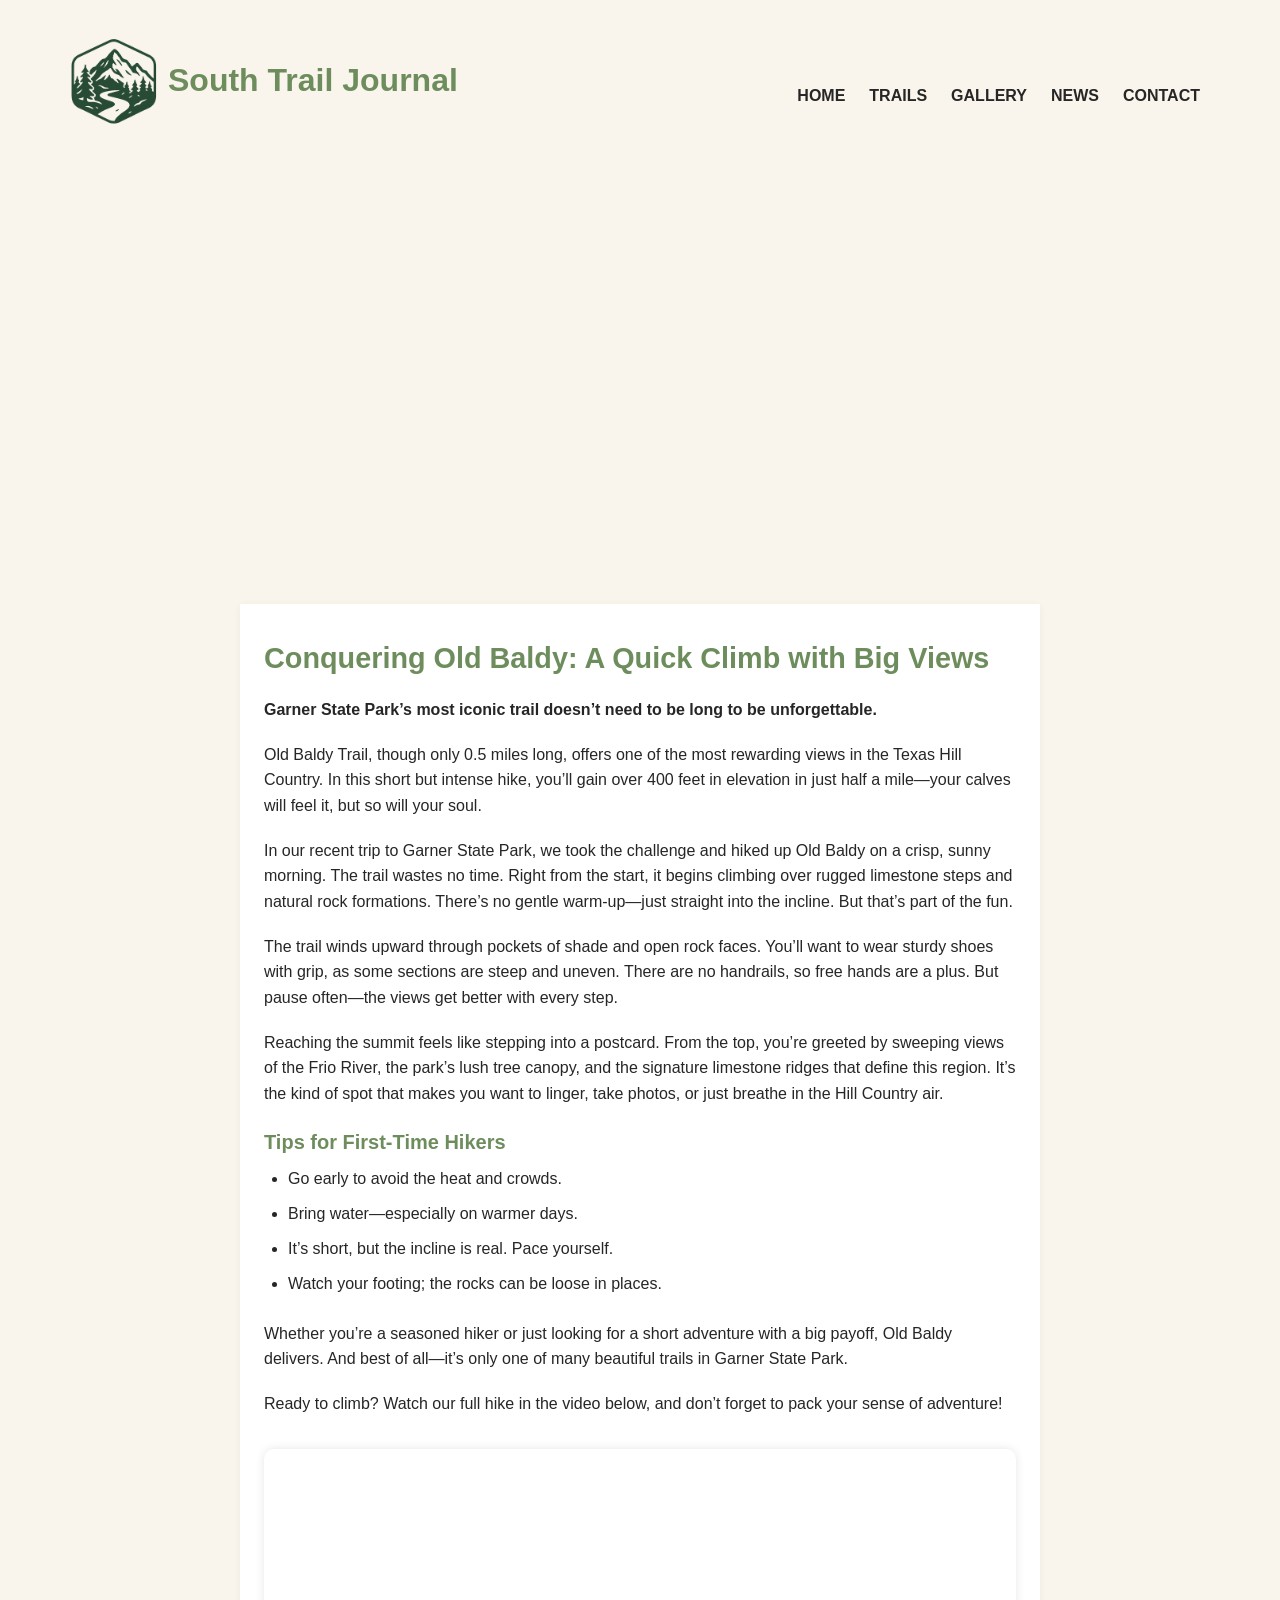
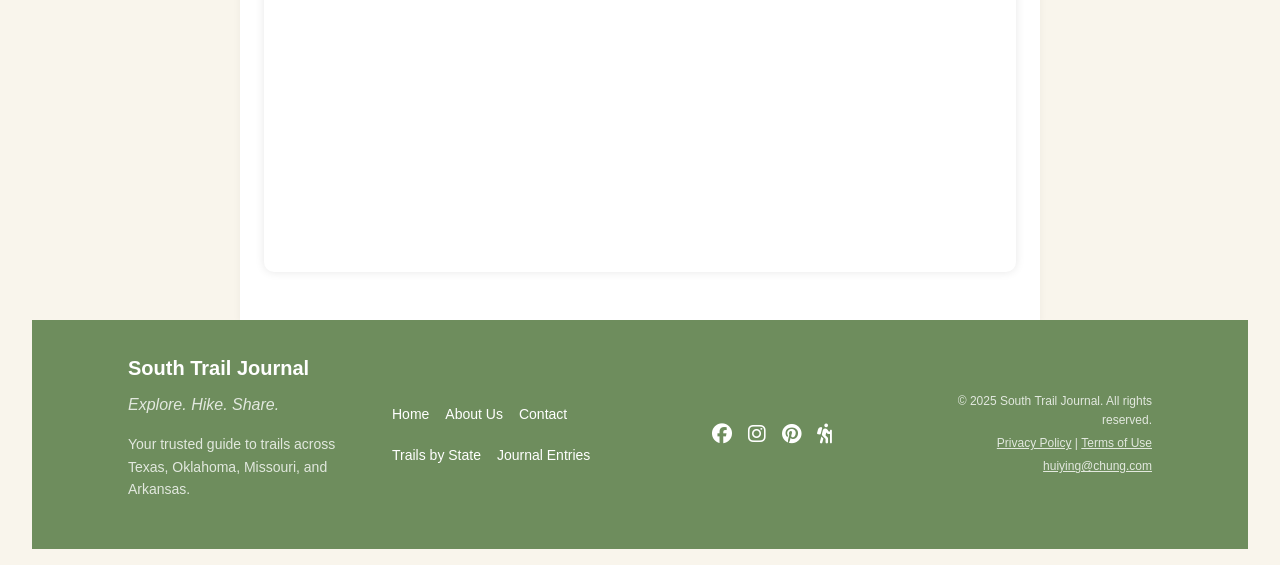
<file: oldbaldytrail.html>
<!DOCTYPE html>
<html lang="en">
<head>
    <meta charset="UTF-8">
    <meta name="viewport" content="width=device-width, initial-scale=1.0">
    <meta name="description" content="Hike the iconic Old Baldy Trail at Garner State Park. Though short and steep, this trail offers breathtaking views of the Texas Hill Country and the Frio River.">

    <title>South Trail Journal :: Old Baldy Trail — Garner State Park Hike with Scenic Views</title>
    <link rel="stylesheet" href="styles.css">
    <link
        rel="stylesheet"
        href="https://cdnjs.cloudflare.com/ajax/libs/font-awesome/6.4.0/css/all.min.css"
        integrity="sha512-iecdLmaskl7CVkqkXNQ/ZH/XLlvWZOJyj7Yy7tcenmpD1ypASozpmT/E0iPtmFIB46ZmdtAc9eNBvH0H/ZpiBw=="
        crossorigin="anonymous"
        referrerpolicy="no-referrer"> 
    <!-- Google tag (gtag.js) -->
    <script async src="https://www.googletagmanager.com/gtag/js?id=G-8Z5WL9HJK2"></script>
    <script>
    window.dataLayer = window.dataLayer || [];
    function gtag(){dataLayer.push(arguments);}
    gtag('js', new Date());

    gtag('config', 'G-8Z5WL9HJK2');
    </script>
    <!-- End Google tag (gtag.js) -->
</head>
<body>
  <div class="container">
   <header class="site-header">
        <div class="logo">
            <a href="index.html">
            <img src="images/logo3.png" alt="South Trail Journal Logo" >
            </a>
            <h1><a href="index.html">South Trail Journal</a></h1>
        </div>

        <div class="header-right">

            <nav class="nav-menu">
                <label for="menu-toggle" class="menu-icon">&#9776;</label>
                <input type="checkbox" id="menu-toggle" hidden >
                <div class="menu-list">
                    <ul>
                        <li><a href="index.html">HOME</a></li>
                        <li><a href="trails.html">TRAILS</a></li>
                        <li><a href="gallery.html">GALLERY</a></li>
                        <li><a href="news.html">NEWS</a></li>
                        <li><a href="contact.html">CONTACT</a></li>
                    </ul>
                </div>
            </nav>
        </div>
    </header>

<section class="homeHero">
  <div class="hero-slides">
    <div
      class="hero-slide active"
      style="background-image: url('images/homehero_1.JPG')"
    >
      <div class="hero-content">
        <h2>Savoring September in Garner State Park</h2>
        <button onclick="window.location.href='oldbaldytrail.html'">Explore This Trail</button>
      </div>
    </div>

    <div
      class="hero-slide"
      style="background-image: url('images/homehero_2.JPG')"
    >
      <div class="hero-content">
        <h2>Autumn Views at Enchanted Rock</h2>
        <button>Explore This Trail</button>
      </div>
    </div>

    <!-- more slides here -->
  </div>
</section>


  <main>
      <article class="trail-article">
            <h2>Conquering Old Baldy: A Quick Climb with Big Views</h2>
            <p><strong>Garner State Park’s most iconic trail doesn’t need to be long to be unforgettable.</strong></p>

            <p>
            Old Baldy Trail, though only 0.5 miles long, offers one of the most rewarding views in the Texas Hill Country.
            In this short but intense hike, you’ll gain over 400 feet in elevation in just half a mile—your calves will feel it,
            but so will your soul.
            </p>

            <p>
            In our recent trip to Garner State Park, we took the challenge and hiked up Old Baldy on a crisp, sunny morning.
            The trail wastes no time. Right from the start, it begins climbing over rugged limestone steps and natural rock formations.
            There’s no gentle warm-up—just straight into the incline. But that’s part of the fun.
            </p>

            <p>
            The trail winds upward through pockets of shade and open rock faces. You’ll want to wear sturdy shoes with grip,
            as some sections are steep and uneven. There are no handrails, so free hands are a plus. But pause often—the views get better with every step.
            </p>

            <p>
            Reaching the summit feels like stepping into a postcard. From the top, you’re greeted by sweeping views of the Frio River,
            the park’s lush tree canopy, and the signature limestone ridges that define this region.
            It’s the kind of spot that makes you want to linger, take photos, or just breathe in the Hill Country air.
            </p>

            <h3>Tips for First-Time Hikers</h3>
            <ul>
            <li>Go early to avoid the heat and crowds.</li>
            <li>Bring water—especially on warmer days.</li>
            <li>It’s short, but the incline is real. Pace yourself.</li>
            <li>Watch your footing; the rocks can be loose in places.</li>
            </ul>

            <p>
            Whether you’re a seasoned hiker or just looking for a short adventure with a big payoff, Old Baldy delivers.
            And best of all—it’s only one of many beautiful trails in Garner State Park.
            </p>

            <p>
            Ready to climb? Watch our full hike in the video below, and don’t forget to pack your sense of adventure!
            </p>

            <div class="trail-video">
                <iframe
                width="560"
                height="315"
                src="https://www.youtube.com/embed/MxWKIWdBmvE?si=PblPN7BkFD0fWs5a"
                title="YouTube video player"
                allow="accelerometer; autoplay; clipboard-write; encrypted-media; gyroscope; picture-in-picture; web-share"
                referrerpolicy="strict-origin-when-cross-origin"
                allowfullscreen>
                </iframe>
            </div>
        </article>

  </main>

    <footer class="site-footer">
        <div class="footer-branding">
            <h3>South Trail Journal</h3>
            <p><em>Explore. Hike. Share.</em></p>
            <p>Your trusted guide to trails across Texas, Oklahoma, Missouri, and Arkansas.</p>
        </div>

        <nav class="footer-nav" aria-label="Footer Navigation">
            <ul>
            <li><a href="index.html">Home</a></li>
            <li><a href="#">About Us</a></li>
            <li><a href="contact.html">Contact</a></li>
            <li><a href="#">Trails by State</a></li>
            <li><a href="#">Journal Entries</a></li>
            </ul>
        </nav>

        <div class="footer-social">
            <a href="#" aria-label="Facebook"><i class="fab fa-facebook"></i></a>
            <a href="#" aria-label="Instagram"><i class="fab fa-instagram"></i></a>
            <a href="#" aria-label="Pinterest"><i class="fab fa-pinterest"></i></a>
            <a href="#" aria-label="Trail Tools"><i class="fas fa-hiking"></i></a>
        </div>

        <div class="footer-legal">
            <p>© 2025 South Trail Journal. All rights reserved.</p>
            <p><a href="#">Privacy Policy</a> | <a href="#">Terms of Use</a></p>
            <p><a href="#">huiying@chung.com</a></p> <!-- Email as plain text -->
        </div>
    </footer>

  </div>  
</body>
</html>
</file>
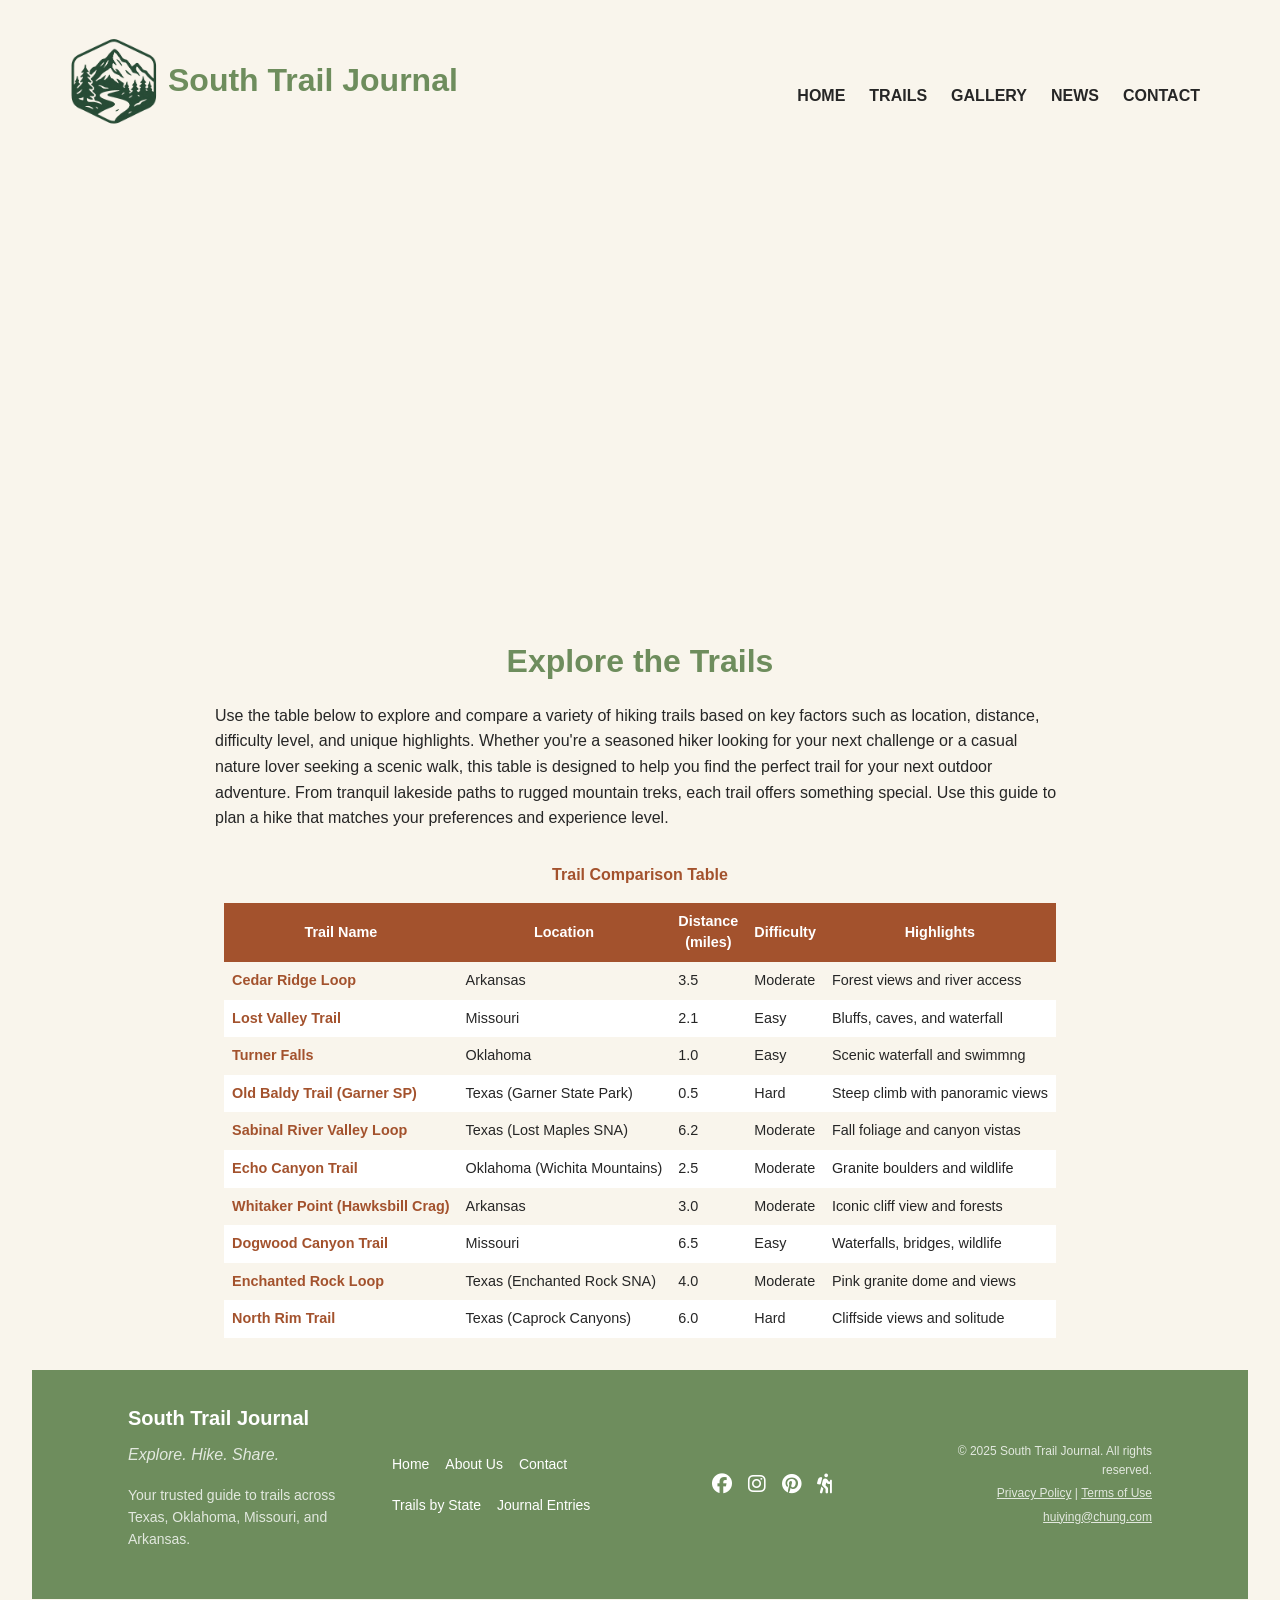
<file: trails.html>
<!DOCTYPE html>
<html lang="en">
<head>
    <meta charset="UTF-8">
    <meta name="viewport" content="width=device-width, initial-scale=1.0">
    <meta name="description" content="Compare hiking trails by location, distance, difficulty, and unique features. Plan your perfect outdoor adventure with our detailed trail comparison table.">

    <title>South Trail Journal :: Trails</title>
    <link rel="stylesheet" href="styles.css">
    <link
        rel="stylesheet"
        href="https://cdnjs.cloudflare.com/ajax/libs/font-awesome/6.4.0/css/all.min.css"
        integrity="sha512-iecdLmaskl7CVkqkXNQ/ZH/XLlvWZOJyj7Yy7tcenmpD1ypASozpmT/E0iPtmFIB46ZmdtAc9eNBvH0H/ZpiBw=="
        crossorigin="anonymous"
        referrerpolicy="no-referrer"> 
    <!-- Google tag (gtag.js) -->
    <script async src="https://www.googletagmanager.com/gtag/js?id=G-8Z5WL9HJK2"></script>
    <script>
    window.dataLayer = window.dataLayer || [];
    function gtag(){dataLayer.push(arguments);}
    gtag('js', new Date());

    gtag('config', 'G-8Z5WL9HJK2');
    </script>
    <!-- End Google tag (gtag.js) -->
</head>
<body>
  <div class="container">
   <header class="site-header">
        <div class="logo">
            <a href="index.html">
            <img src="images/logo3.png" alt="South Trail Journal Logo" >
            </a>
            <h1><a href="index.html">South Trail Journal</a></h1>
        </div>

        <div class="header-right">
           
            <nav class="nav-menu">
                <label for="menu-toggle" class="menu-icon">&#9776;</label>
                <input type="checkbox" id="menu-toggle" hidden >
                <div class="menu-list">
                    <ul>
                        <li><a href="index.html">HOME</a></li>
                        <li><a href="trails.html">TRAILS</a></li>
                        <li><a href="gallery.html">GALLERY</a></li>
                        <li><a href="news.html">NEWS</a></li>
                        <li><a href="contact.html">CONTACT</a></li>
                    </ul>
                </div>
            </nav>
        </div>
    </header>

<section class="homeHero">
  <div class="hero-slides">
    <div
      class="hero-slide active"
      style="background-image: url('images/homehero_1.JPG')"
    >
      <div class="hero-content">
        <h2>Savoring September in Garner State Park</h2>
        <button onclick="window.location.href='oldbaldytrail.html'">Explore This Trail</button>
      </div>
    </div>

    <div
      class="hero-slide"
      style="background-image: url('images/homehero_2.JPG')"
    >
      <div class="hero-content">
        <h2>Autumn Views at Enchanted Rock</h2>
        <button>Explore This Trail</button>
      </div>
    </div>

    <!-- more slides here -->
  </div>
</section>


    <main>
        <section class="responsive-table">
            <h2>Explore the Trails</h2>
            <p>Use the table below to explore and compare a variety of hiking trails based on key factors such as location, distance, difficulty level, and unique highlights. Whether you're a seasoned hiker looking for your next challenge or a casual nature lover seeking a scenic walk, this table is designed to help you find the perfect trail for your next outdoor adventure. From tranquil lakeside paths to rugged mountain treks, each trail offers something special. Use this guide to plan a hike that matches your preferences and experience level.</p>
            <table>
                <caption>Trail Comparison Table</caption>
                <thead>
                    <tr>
                        <th>Trail Name</th>
                        <th>Location</th>
                        <th>Distance<br>(miles)</th>
                        <th>Difficulty</th>
                        <th>Highlights</th>
                    </tr>
                </thead>
                <tbody>
                    <tr>
                        <td data-label="Trail Name"><a href="#">Cedar Ridge Loop</a></td>
                        <td data-label="Location">Arkansas</td>
                        <td data-label="Distance">3.5</td>
                        <td data-label="Difficulty">Moderate</td>
                        <td data-label="Highlights">Forest views and river access</td>
                    </tr>
                    <tr>
                        <td data-label="Trail Name"><a href="#">Lost Valley Trail</a></td>
                        <td data-label="Location">Missouri</td>
                        <td data-label="Distance">2.1</td>
                        <td data-label="Difficulty">Easy</td>
                        <td data-label="Highlights">Bluffs, caves, and waterfall</td>
                    </tr>
                    <tr>
                        <td data-label="Trail Name"><a href="#">Turner Falls</a></td>
                        <td data-label="Location">Oklahoma</td>
                        <td data-label="Distance">1.0</td>
                        <td data-label="Difficulty">Easy</td>
                        <td data-label="Highlights">Scenic waterfall and swimmng</td>
                    </tr>
                    <tr>
                        <td data-label="Trail Name"><a href="oldbaldytrail.html">Old Baldy Trail (Garner SP)</a></td>
                        <td data-label="Location">Texas (Garner State Park)</td>
                        <td data-label="Distance">0.5</td>
                        <td data-label="Difficulty">Hard</td>
                        <td data-label="Highlights">Steep climb with panoramic views</td>
                    </tr>
                    <tr>
                        <td data-label="Trail Name"><a href="#">Sabinal River Valley Loop</a></td>
                        <td data-label="Location">Texas (Lost Maples SNA)</td>
                        <td data-label="Distance">6.2</td>
                        <td data-label="Difficulty">Moderate</td>
                        <td data-label="Highlights">Fall foliage and canyon vistas</td>
                    </tr>
                    <tr>
                        <td data-label="Trail Name"><a href="#">Echo Canyon Trail</a></td>
                        <td data-label="Location">Oklahoma (Wichita Mountains)</td>
                        <td data-label="Distance">2.5</td>
                        <td data-label="Difficulty">Moderate</td>
                        <td data-label="Highlights">Granite boulders and wildlife</td>
                    </tr>
                    <tr>
                        <td data-label="Trail Name"><a href="#">Whitaker Point (Hawksbill Crag)</a></td>
                        <td data-label="Location">Arkansas</td>
                        <td data-label="Distance">3.0</td>
                        <td data-label="Difficulty">Moderate</td>
                        <td data-label="Highlights">Iconic cliff view and forests</td>
                    </tr>
                    <tr>
                        <td data-label="Trail Name"><a href="#">Dogwood Canyon Trail</a></td>
                        <td data-label="Location">Missouri</td>
                        <td data-label="Distance">6.5</td>
                        <td data-label="Difficulty">Easy</td>
                        <td data-label="Highlights">Waterfalls, bridges, wildlife</td>
                    </tr>
                    <tr>
                        <td data-label="Trail Name"><a href="#">Enchanted Rock Loop</a></td>
                        <td data-label="Location">Texas (Enchanted Rock SNA)</td>
                        <td data-label="Distance">4.0</td>
                        <td data-label="Difficulty">Moderate</td>
                        <td data-label="Highlights">Pink granite dome and views</td>
                    </tr>
                    <tr>
                        <td data-label="Trail Name"><a href="#">North Rim Trail</a></td>
                        <td data-label="Location">Texas (Caprock Canyons)</td>
                        <td data-label="Distance">6.0</td>
                        <td data-label="Difficulty">Hard</td>
                        <td data-label="Highlights">Cliffside views and solitude</td>
                    </tr>
                </tbody>
            </table>

        </section>
           
    </main>

    <footer class="site-footer">
        <div class="footer-branding">
            <h3>South Trail Journal</h3>
            <p><em>Explore. Hike. Share.</em></p>
            <p>Your trusted guide to trails across Texas, Oklahoma, Missouri, and Arkansas.</p>
        </div>

        <nav class="footer-nav" aria-label="Footer Navigation">
            <ul>
            <li><a href="index.html">Home</a></li>
            <li><a href="#">About Us</a></li>
            <li><a href="contact.html">Contact</a></li>
            <li><a href="#">Trails by State</a></li>
            <li><a href="#">Journal Entries</a></li>
            </ul>
        </nav>

        <div class="footer-social">
            <a href="#" aria-label="Facebook"><i class="fab fa-facebook"></i></a>
            <a href="#" aria-label="Instagram"><i class="fab fa-instagram"></i></a>
            <a href="#" aria-label="Pinterest"><i class="fab fa-pinterest"></i></a>
            <a href="#" aria-label="Trail Tools"><i class="fas fa-hiking"></i></a>
        </div>

        <div class="footer-legal">
            <p>© 2025 South Trail Journal. All rights reserved.</p>
            <p><a href="#">Privacy Policy</a> | <a href="#">Terms of Use</a></p>
            <p><a href="#">huiying@chung.com</a></p> <!-- Email as plain text -->
        </div>
    </footer>

  </div>  
</body>
</html>
</file>
<file: styles.css>
* {
  box-sizing: border-box;
  margin: 0;
  padding: 0;
}
/* ---------Global Styles---------- */
:root {
  --text: #262626;
  --background: #f9f5ec;
  --primary: #6e8d5d;
  --secondary: #c4a484;
  --accent: #a3522d;
}


/* ---------Base / Mobile styles (default)---------- */
body {
  font-family: 'Helvetica Neue', sans-serif;
  line-height: 1.6;
  background-color: var(--background);
  color: var(--text);
  padding: 1rem;
}
.container {
  max-width: 1440px;
  margin: 0 auto;
  padding: 0 1rem;
}
a {
  text-decoration: none;
}
h1, h2, h3, h4 {
  font-weight: 600;
  margin-bottom: 0.5rem;
  color: var(--primary);
}
h1 {
  font-size: 1.5rem; 
}
h1 a {
  color: var(--primary);
  transition: color 0.3s ease;
}
h1 a:hover {
  color: var(--accent);
}
h2 {
  font-size: 2rem;
}
h3 {
  font-size: 1.25rem;
}
h4 {
  font-size: 1rem;
}
p {
  font-size: 1rem;
  color: var(--text);
  margin-bottom: 1rem;
}
button {
  display: inline-block;
  text-decoration: none;
  background-color: var(--primary);
  color: #ffffff;
  border: none;
  padding: 0.5rem 1rem;
  font-size: 1rem;
  font-weight: 600;
  border-radius: 2rem;
  cursor: pointer;
  transition: background-color 0.3s ease, transform 0.2s ease, box-shadow 0.3s ease;
}

button:hover {
  background-color: var(--accent);
  transform: translateY(-2px);
  box-shadow: 0 4px 8px rgba(0, 0, 0, 0.2);
}
/* CTA button */
.cta-wrapper {
  text-align: center;
}
.cta-button {
  display: inline-block;
  background-color: var(--accent);
  color: #ffffff;
  padding: 0.75rem 1.5rem;
  font-size: 1rem;
  font-weight: 600;
  border-radius: 2rem;
  box-shadow: 0 4px 8px rgba(0,0,0,0.15);
  transition: background-color 0.3s ease, transform 0.2s ease, box-shadow 0.3s ease;
}
.cta-button:hover {
  background-color: var(--primary);
  transform: translateY(-2px);
  box-shadow: 0 8px 16px rgba(0,0,0,0.2);
}


/* header */
header {
  padding: 0.5rem 0;
  margin: 0 auto;
}
.logo {
  width: 90%;
  display: flex;
  align-items: center;
  gap: 0.25rem;
  justify-content: center;
}
.logo img {
  width: 50px;
}

/* Navigation hamburger */

.nav-menu .menu-list {
  display: none;
  padding: 1rem;
}
.nav-menu .menu-icon {
  background: none;
  border: none;
  font-size: 1.2rem;
  cursor: pointer;
  color: var(--text);
}
.nav-menu #menu-toggle:checked ~ .menu-list {
  display: block;
}
.nav-menu .menu-list ul {
  list-style: none;
  text-align: center;
  display: flex;
  flex-direction: column;
  gap: 0.5rem;
}
.nav-menu .menu-list a {
  color: var(--text);
  font-weight: bold;
  display: block;
  padding: 0.5rem 0;
}
.nav-menu .menu-list a:hover {
  background-color: var(--secondary);
  color: var(--background);
}
.menu-icon {
  float: right;
  position: relative;
  top: -40px;
}

/* Hero image */
.homeHero {
  clear: both;
  position: relative;
  overflow: hidden;
  height: 450px;
}

.hero-content h2{
  font-size: 1.5rem;
  color:#ffffff;
}
.hero-slides {
  position: relative;
  width: 100%;
  height: 100%;
}
.hero-slide {
  position: absolute;
  top: 0; 
  left: 0;
  width: 100%; 
  height: 100%;
  background-size: cover;
  background-position: center;
  opacity: 0;
  z-index: 0;
  animation: slideFade 10s infinite;
}
.hero-slide:nth-child(1) {
  animation-delay: 0s;
}
.hero-slide:nth-child(2) {
  animation-delay: 5s;
}

@keyframes slideFade {

  0%, 49.99% {
    opacity: 1;
    z-index: 1;
  }
  
  50%, 100% {
    opacity: 0;
    z-index: 0;
  }
}

.hero-content {
  position: absolute;
  bottom: 20%;
  left: 50%;
  transform: translateX(-50%);
  z-index: 2;  
  /* color: #ffffff; */
  text-align: center;
  background: rgba(0,0,0,0.4);
  padding: 1rem 2rem;
  border-radius: 4px;
}

/* Main */

/* Trail stories */
.trail-stories {
  padding: 2rem 1rem;
}
.trail-header {
  text-align: center;
  /* margin-bottom: 1.5rem; */
}
.story-cards {
  display: grid;
  grid-template-columns: 1fr;
  gap: 1rem;
  margin-bottom: 2rem;
}
.story-card {
  background-color: #ffffff;
  border-radius: 0.5rem;
  overflow: hidden;
  box-shadow: 0 4px 8px rgba(0,0,0,0.1);
  transition: transform 0.3s ease, box-shadow 0.3s ease;
  margin-top: 0.75rem;
  
}
.story-card:hover {
  transform: translateY(-4px);
  box-shadow: 0 8px 16px rgba(0,0,0,0.15);
}
.story-card img {
  width: 100%;
  height: 180px;
  object-fit: cover;
}
.story-content {
  padding: 1rem;
}
.story-content p {
  font-size: 0.9rem;
  color: var(--text);
  opacity: 0.85;
  margin-bottom: 0.75rem;
}
.story-card.featured {
  min-width: 100%;
}

/* Read More*/
.read-more {
  display: inline-block;
  font-size: 0.9rem;
  color: var(--accent);
  font-weight: 600;
  position: relative;
  transition: color 0.3s ease;
}
.read-more::after {
  content: "→";
  display: inline-block;
  margin-left: 0.25rem;
  transition: transform 0.3s ease;
}
.read-more:hover {
  color: var(--secondary);
}
.read-more:hover::after {
  transform: translateX(4px);
}

/* Explore by Tags  */
[aria-labelledby="tag-heading"] {
  padding: 1rem 0.5rem;
}
[aria-labelledby="tag-heading"] h3 {
  font-size: 1.25rem;
  margin-bottom: 0.75rem;
}
.tag-list {
  gap: 0.5rem;
}
.tag-list button {
  background-color: #ffffff;
  color: var(--primary);
  padding: 0.4rem 1rem;
  font-size: 0.85rem;
  font-weight: 400;
  border: 1px solid var(--primary);
  border-radius: 1rem;
  margin: 0.25rem;
}

/* Voices from the Trail */
.trail-voices {
  padding: 2rem 1rem;
  text-align: center;
}

.voices-list {
  display: grid;
  grid-template-columns: 1fr;
  gap: 1.5rem;
  margin-bottom: 2rem;
}
.voices-list blockquote {
  position: relative;
  padding: 1rem 1.5rem;
  background-color: white;
  border-radius: 0.5rem;
  box-shadow: 0 4px 8px rgba(0,0,0,0.1);
  font-style: italic;
  color: var(--text);
  transition: transform 0.3s ease, box-shadow 0.3s ease;
}
.voices-list blockquote:hover {
  transform: translateY(-4px);
  box-shadow: 0 8px 16px rgba(0,0,0,0.15);
}
.voices-list blockquote::before {
  content: "“";
  position: absolute;
  top: 0.5rem;
  left: 1rem;
  font-size: 3rem;
  color: var(--secondary);
  line-height: 1;
}
.voices-list cite {
  display: block;
  margin-top: 0.75rem;
  font-style: normal;
  font-weight: 600;
  color: var(--primary);
  text-align: right;
}

/* Table Style */
.responsive-table {
  margin: 2rem auto;
  max-width: 850px;
}
.responsive-table h2 {
  text-align: center;
  margin-bottom: 1rem;
}
table {
  line-height: 1.25;
  font-size: 0.65rem;
  border-collapse: collapse;
  margin: 2rem auto;
}
table caption {
  color: var(--accent);
  font-size: 1rem;
  font-weight: bold;
  margin-bottom: 1rem;
}
table a {
  color: var(--accent);
  text-decoration: none;
  font-weight: 600;
}
table a:hover {
  color: var(--secondary);
}
th,td {
  /* border: 1px solid var(--secondary); */
  padding: 0.5rem;
}
th {
  background-color: var(--accent);
  color: #ffffff;
  font-weight: bold;
}
tr:nth-of-type(even) {
  background-color: #ffffff;
}

/* Form Styles */
.contact-form {
  margin: 0 auto;
  padding: 2rem;
  border-radius: 0.5rem;
}
.contact-form h2 {
  text-align: center;
  margin-bottom: 1.5rem;
}
.contact-form p {
  /* text-align: center; */
  margin-bottom: 1rem;
}
form {
  display: flex;
  flex-direction: column;
  gap: 1rem;
  max-width: 600px;
  margin: 2rem auto;
}
form label {
  font-weight: 600;
  color: var(--primary);
}
.form-group {
  display: flex;
  flex-direction: column;
  gap: 0.5rem;
}
.form-group small {
  font-size: 0.75rem;
  color: var(--secondary);
}
.checkbox-group {
  display: flex;
  align-items: center;
  flex-direction: row;
  gap: 0;
  margin-bottom: 0.5rem;
}
.checkbox-group label {
  font-weight: 400;
  font-size: 0.85rem;
  color: var(--text);
  margin-left: 0.5rem;
}
.checkbox-group input[type="checkbox"] {
  width: 1rem;
  height: 1rem;
  margin-right: 0.5rem;
}
input, textarea {
  width: 100%;
  padding: 0.5rem;
  border: 1px solid var(--secondary);
  border-radius: 0.25rem;
  font-size: 0.9rem;
  color: var(--text);
}
input[type="file"] {
  padding: 0.25rem;
}
.form-group .submit-button {
  padding: 0.75rem 1.5rem;
}

/* Photo Gallery */
.photo-gallery {
  padding: 2rem 1rem;
}
.photo-gallery h2, .photo-gallery p {
  text-align: center;
  margin-bottom: 1.5rem;
}

.grid-gallery {
  display: grid;
  grid-template-columns: repeat(auto-fill, minmax(200px, 1fr));
  gap: 1rem;
}
.grid-gallery img {
  width: 100%;
  height: auto;
  display: block;
}
.grid-gallery figcaption {
  background: rgba(0, 0, 0, 0.3);
  color: #ffffff;
  padding: 0.5rem;
  font-size: 0.8rem;
}
/* Video Gallery */
.video-gallery {
  max-width: 1200px;
  padding: 2rem 1rem;
  margin: 0 auto;
}
.video-gallery h2, .featured-video > p {
  text-align: center;
  margin-bottom: 1.5rem;
}
.video-container {
  display: flex;
  flex-wrap: wrap;
  gap: 1.5rem;
  justify-content: center;
}
video {
  width: 100%;
  height: auto;
}
.video-description {
  margin-top: 0.5rem;
}
.more-trail-video {
  margin-top: 1rem;
}
.more-trail-video ul {
  list-style: none;
}
.more-trail-video li {
  margin-bottom: 0.75rem;
  position: relative;
}

.more-trail-video a {
  text-decoration: none;
  color: var(--accent);
  font-weight: 500;
}

.more-trail-video a:hover {
  color: var(--secondary);
  text-decoration: underline;
}
  /* News Section */
  .news-section {
  max-width: 960px;
  margin: 0 auto;
  padding: 2rem 1rem;
}

/* Headline */
.news-section h2 {
  text-align: center;
  margin-bottom: 2rem;
}

/* News article cards */
.news-section article {
  background-color: #ffffff;
  border-left: 6px solid var(--primary);
  padding: 1rem 1.25rem;
  margin-bottom: 1.5rem;
  box-shadow: 0 2px 4px rgba(0, 0, 0, 0.1);
  border-radius: 6px;
  transition: transform 0.2s ease;
}

.news-section article:hover {
  transform: translateY(-4px);
}

/* Headline inside card */
.news-section article h3 {
  color: var(--accent);
}

/* Time element */
.news-section time {
  font-weight: bold;
  color:  var(--accent);
}

/* Link style */
.news-section a {
  color: #2b6cb0;
  text-decoration: underline;
}

.news-section a:hover {
  text-decoration: none;
}

/* Trail Article style */
article {
  max-width: 800px;
  margin: 0 auto;
  padding: 1rem 1.5rem;
  background-color: #ffffff;
  /* border-radius: 12px; */
  box-shadow: 0 2px 8px rgba(0, 0, 0, 0.05);  
}

article h2 {
  font-size: 1.8rem;
  margin: 1.25rem 0;
  line-height: 1.3;
}

article p {
  margin-bottom: 1.2rem;
}

article ul {
  padding-left: 1.5rem;
  margin-bottom: 1.5rem;
}

article ul li {
  margin-bottom: 0.6rem;
  list-style-type: disc;
}

.trail-video {
  margin-top: 2rem;
  aspect-ratio: 16 / 9;
  position: relative;
  overflow: hidden;
  border-radius: 10px;
  box-shadow: 0 0 10px rgba(0,0,0,0.1);
  margin: 2rem auto;
}

.trail-video iframe {
  width: 100%;
  height: 100%;
  border: none;
  display: block;
}

/* Footer */
.site-footer {
  background-color: var(--primary);
  color: #ffffff;
  padding: 2rem 1rem;
  display: flex;
  flex-direction: column;
  align-items: center;
  gap: 1.5rem;
  text-align: center;
}
.site-footer p {
  color: #ffffff;
}
.site-footer a {
  color: #ffffff;
  text-decoration: none;
  font-size: 0.875rem;
  font-weight: 500;
  transition: color 0.3s ease;
}

/* Branding */
.footer-branding h3 {
  color: #ffffff;
}
.footer-branding p em {
  font-style: italic;
  opacity: 0.8;
}
.footer-branding p:last-of-type {
  font-size: 0.875rem;
  opacity: 0.8;
}

/* Footer Navigation */
.footer-nav ul {
  list-style: none;
  padding: 0;
  margin: 0;
  display: flex;
  flex-wrap: wrap;
  gap: 1rem;
  justify-content: center;
}
.footer-nav a {
  text-decoration: none;
  font-weight: 400;
  transition: color 0.3s ease;
}
.footer-nav a:hover {
  text-decoration: underline;
}

/* Social Icons */
.footer-social {
  display: flex;
  gap: 1rem;
}
.footer-social a {
  font-size: 1.25rem;
  transition: color 0.3s ease, transform 0.2s ease;
}
.footer-social a:hover {
  color: var(--secondary);
  transform: translateY(-2px);
}

/* Legal */
.footer-legal p {
  font-size: 0.75rem;
  opacity: 0.8;
  margin: 0.25rem 0;
}
.footer-legal a {
  font-size: 0.75rem;
  text-decoration: underline;
  transition: color 0.3s ease;
}
.footer-legal a:hover {
  color: var(--text);
}


/* ----------Medium screen (Tablet)---------- */
@media (min-width: 600px) {

/* Site navigation */
  .nav-menu .menu-icon,
  .nav-menu #menu-toggle {
    display: none;
  }
  .nav-menu {
    display: block !important;
    width: 100%;
    margin: 0.5rem auto;
    text-align: center;
    padding: 0;
  }
  .nav-menu .menu-list {
    display: block;
  }
  .nav-menu .menu-list ul {
    flex-direction: row;
    justify-content: center;
    gap: 1.5rem;
  }
  .nav-menu .menu-icon {
    float: none;
    position: static;
    top: auto;
  }
  .logo {
    width: 100%;
  }
/* trail stories */
  .trail-stories .story-cards {
    grid-template-columns: repeat(2, 1fr);
    gap: 1rem;
  }
  .story-card.featured {
    grid-column: span 2;
  }

/* voice from the trail */
  .voices-list {
    grid-template-columns: repeat(2, 1fr);
  }

/* footer */
  .site-footer {
    display: grid;
    grid-template-columns: repeat(3, 1fr);
    gap: 2rem;
    text-align: left;
    padding: 2rem 4rem;
  }
  .footer-branding {
    grid-column: 1;
  }
  .footer-nav {
    grid-column: 2;
  }
  .footer-nav ul {
    justify-content: flex-start;
  }
  .footer-social {
    grid-column: 3;
    justify-self: center;
  }
  .footer-legal {
    grid-row: 2;
    grid-column: 1 / 4;
    text-align: center;
    margin-top: 1rem;
    font-size: 0.875rem;
  }
/* Table */
  table {
  line-height: 1.5;
  font-size: 0.9rem;
  }
}

/* ----------Large screen (Desktop)----------- */
@media (min-width: 960px) {
  /* Header and Site navigation */
  .site-header {
    display: flex;
    justify-content: space-between;
    align-items: last baseline;
    padding: 1rem 2rem;
  }
  .logo {
    justify-content: start;
  }
  .logo img {
    width: 100px;
  }
  .logo h1 {
    font-size: 2rem;
  }
  .nav-menu .menu-list ul {
    position: relative;
    top: 10px;
  }

  /* trail stories */
   .trail-stories .story-cards {
    grid-template-columns: repeat(3, 1fr);
  }



  /* Voices from the Trail */
    .voices-list {
    grid-template-columns: repeat(3, 1fr);
  }

  /* Form Styles */
  .contact-form {
    max-width: 800px;
  }
  .form-group, .checkbox-group {
    display: grid;
    grid-template-columns: 1fr 3fr;
    gap: 1rem;
  }
  .form-group small {
    grid-column: 2 / 5;
    font-size: 0.8rem;
  }
  .file-upload #myFile {
    grid-column: 2 / 5;
    padding: 0.5rem;
  }
  .file-upload {
    grid-column: 2 / 5;
  }
  .checkbox-group input[type="checkbox"] {
    width: 1.25rem;
    height: 1.25rem;
    justify-self: end;
  }
  .form-group .submit-button {
    grid-column: 2;
    width: 60%;
  }
  /* Photo Gallery */
  .grid-gallery figure:hover {
  transform: scale(1.5);
  transition: transform 0.3s ease;
 }

  /* Video Gallery */
  .video-container {
    flex-wrap: nowrap;
  }
  video {
    max-width: 70%;
  }

  /* footer */
    .site-footer {
    grid-template-columns: repeat(4, 1fr);
    text-align: left;
    padding: 2rem 6rem;
  }
  .footer-legal {
    grid-row: 1;
    grid-column: 4;
    justify-self: end;
    margin-top: 0;
    text-align: right;
  }
}
</file>
